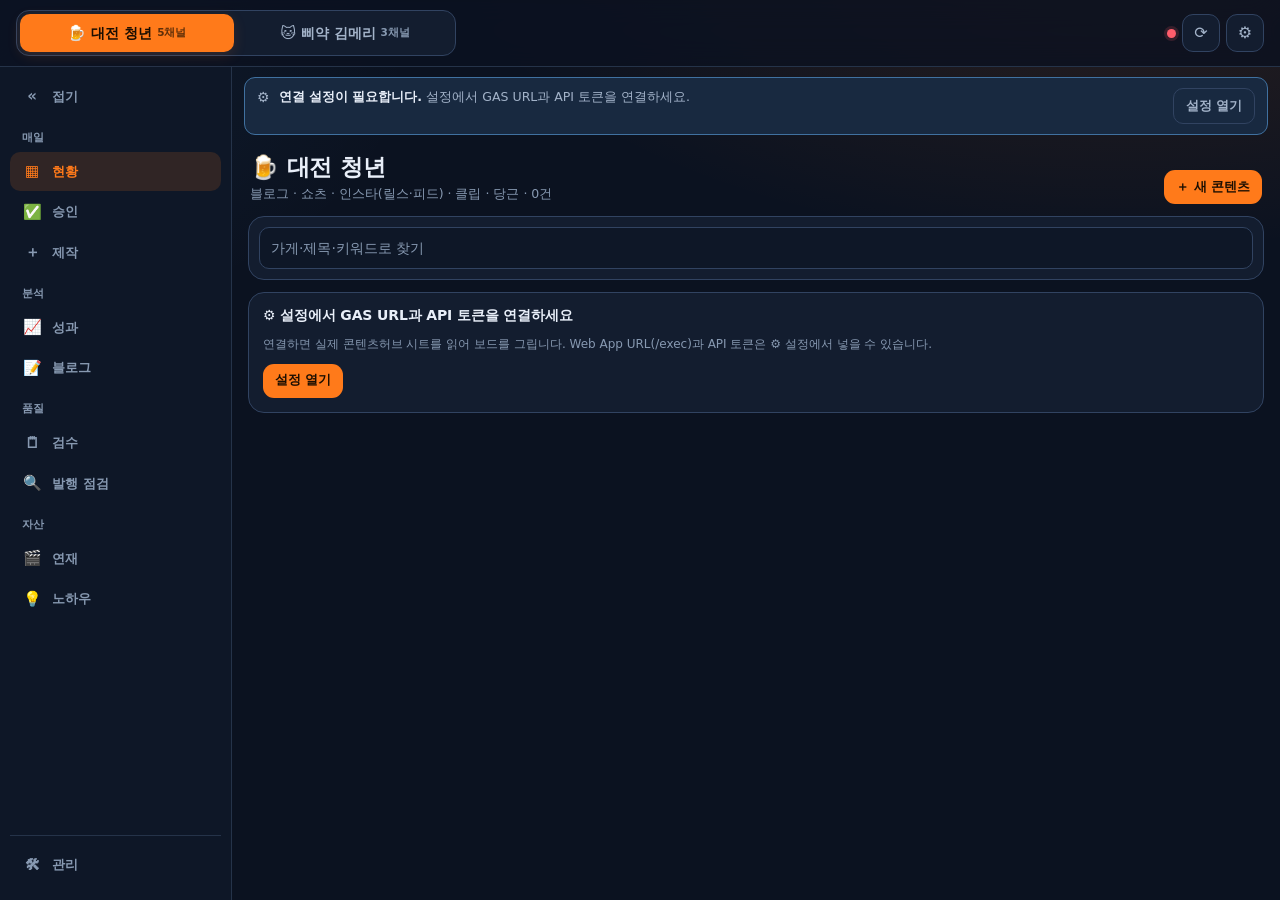
<file: index.html>
<!doctype html>
<html lang="ko" data-brand="daejeon_youth">
<head>
<meta charset="utf-8">
<meta name="viewport" content="width=device-width, initial-scale=1, viewport-fit=cover">
<meta http-equiv="Content-Security-Policy"
      content="default-src 'self'; script-src 'self'; style-src 'self' 'unsafe-inline'; img-src 'self' data: blob:; media-src 'self' blob: https://*.storage.jamendo.com; connect-src 'self' https://script.google.com https://script.googleusercontent.com; font-src 'self'; base-uri 'none'; form-action 'none'; frame-ancestors 'none'">
<meta name="referrer" content="no-referrer">
<meta name="theme-color" content="#0b1220">
<meta name="mobile-web-app-capable" content="yes">
<meta name="apple-mobile-web-app-capable" content="yes">
<meta name="apple-mobile-web-app-title" content="콘텐츠허브">
<meta name="apple-mobile-web-app-status-bar-style" content="black-translucent">
<title>Content Hub OS — 대전청년 · 삐약 김메리</title>
<link rel="manifest" href="manifest.webmanifest">
<link rel="icon" href="icons/icon-192.png" sizes="192x192" type="image/png">
<link rel="apple-touch-icon" href="icons/icon-192.png">
<link rel="stylesheet" href="css/style.css?v=m2-37">
<link rel="stylesheet" href="css/studio.css?v=20261128a">
</head>
<body>

<a class="skip" href="#main">본문으로 건너뛰기</a>

<header class="appbar">
  <div class="brands" role="tablist" aria-label="브랜드 전환">
    <button type="button" class="brand-chip" data-brand-btn="daejeon_youth" role="tab" aria-selected="true">
      <span class="bc-emoji" aria-hidden="true">🍺</span>
      <span class="bc-name">대전 청년</span>
      <span class="bc-chan">5채널</span>
    </button>
    <button type="button" class="brand-chip" data-brand-btn="ppiyak_kimmary" role="tab" aria-selected="false">
      <span class="bc-emoji" aria-hidden="true">🐱</span>
      <span class="bc-name">삐약 김메리</span>
      <span class="bc-chan">3채널</span>
    </button>
  </div>

  <div class="appbar-tools">
    <button type="button" id="btn-approve-badge" class="pill pill-approve" hidden aria-label="승인 대기 목록 열기">
      <span aria-hidden="true">✅</span><span class="pill-label">승인 대기</span> <b id="approve-count">0</b>
    </button>
    <span id="conn-dot" class="conn-dot" title="연결 상태"></span>
    <button type="button" id="btn-refresh" class="icon-btn" title="새로고침" aria-label="새로고침">⟳</button>
    <button type="button" id="btn-settings" class="icon-btn" title="설정" aria-label="설정">⚙︎</button>
  </div>
</header>

<nav class="tabbar" id="tabbar" aria-label="화면 이동">
  <button type="button" class="tab" data-route="board" aria-label="진행 현황" title="전체 진행 단계를 한눈에"><span aria-hidden="true">▦</span><em>현황</em></button>
  <button type="button" class="tab" data-route="approve" aria-label="빠른 승인" title="카드 한 장씩 읽고 바로 승인"><span aria-hidden="true">✅</span><em>승인</em></button>
  <button type="button" class="tab" data-route="create" aria-label="제작 스튜디오" title="재료를 넣으면 블로그·영상·피드 완성본이 나옵니다"><span aria-hidden="true">＋</span><em>제작</em></button>
  <button type="button" class="tab" data-route="perf" aria-label="성과분석" title="이번 주 유효조회·당월 리워드·당근 달성률"><span aria-hidden="true">📈</span><em>성과</em></button>
  <button type="button" class="tab" id="btn-more" aria-label="더보기 메뉴"><span aria-hidden="true">⋯</span><em>더보기</em></button>
</nav>

<nav class="sidebar" id="sidebar" aria-label="전체 메뉴">
  <button type="button" class="side-toggle" id="btn-rail" aria-label="사이드바 접기" title="사이드바 접기"><span aria-hidden="true">«</span><em>접기</em></button>
  <p class="side-title">매일</p>
  <button type="button" class="side-item" data-route="board" aria-label="진행 현황" title="전체 진행 단계를 한눈에"><span aria-hidden="true">▦</span><em>현황</em></button>
  <button type="button" class="side-item" data-route="approve" aria-label="빠른 승인" title="카드 한 장씩 읽고 바로 승인"><span aria-hidden="true">✅</span><em>승인</em></button>
  <button type="button" class="side-item" data-route="create" aria-label="제작 스튜디오" title="재료를 넣으면 블로그·영상·피드 완성본이 나옵니다"><span aria-hidden="true">＋</span><em>제작</em></button>
  <p class="side-title">분석</p>
  <button type="button" class="side-item" data-route="perf" aria-label="성과분석" title="이번 주 유효조회·당월 리워드·당근 달성률"><span aria-hidden="true">📈</span><em>성과</em></button>
  <button type="button" class="side-item" data-route="blog" aria-label="내 블로그" title="네이버 블로그 방문자·글 반응·검색 순위"><span aria-hidden="true">📝</span><em>블로그</em></button>
  <p class="side-title">품질</p>
  <button type="button" class="side-item" data-route="review" aria-label="원고 검수" title="올리기 전에 빠진 것 확인"><span aria-hidden="true">🗒</span><em>검수</em></button>
  <button type="button" class="side-item" data-route="lint" aria-label="발행 점검" title="상위노출 9항목으로 초안을 점검"><span aria-hidden="true">🔍</span><em>발행 점검</em></button>
  <p class="side-title">자산</p>
  <button type="button" class="side-item" data-route="series" aria-label="연재 모음" title="같은 주제로 이어지는 편 관리"><span aria-hidden="true">🎬</span><em>연재</em></button>
  <button type="button" class="side-item" data-route="knowhow" aria-label="노하우" title="잘 된 글의 비결 모아두기"><span aria-hidden="true">💡</span><em>노하우</em></button>
  <div class="side-group side-bottom">
    <button type="button" class="side-item" data-route="ops" aria-label="관리" title="연결·백업·시트 점검"><span aria-hidden="true">🛠</span><em>관리</em></button>
  </div>
</nav>

<dialog id="more-sheet" class="sheet">
  <div class="sheet-card">
    <header class="sheet-head">
      <h2>더보기</h2>
      <button type="button" class="icon-btn" data-close="more-sheet" aria-label="닫기">✕</button>
    </header>
    <div class="sheet-body more-grid">
      <button type="button" class="more-item" data-route="blog" aria-label="내 블로그" title="네이버 블로그 방문자·글 반응·검색 순위"><span aria-hidden="true">📝</span><em>블로그</em></button>
      <button type="button" class="more-item" data-route="review" aria-label="원고 검수" title="올리기 전에 빠진 것 확인"><span aria-hidden="true">🗒</span><em>검수</em></button>
      <button type="button" class="more-item" data-route="lint" aria-label="발행 점검" title="상위노출 9항목으로 초안을 점검"><span aria-hidden="true">🔍</span><em>발행 점검</em></button>
      <button type="button" class="more-item" data-route="series" aria-label="연재 모음" title="같은 주제로 이어지는 편 관리"><span aria-hidden="true">🎬</span><em>연재</em></button>
      <button type="button" class="more-item" data-route="knowhow" aria-label="노하우" title="잘 된 글의 비결 모아두기"><span aria-hidden="true">💡</span><em>노하우</em></button>
      <button type="button" class="more-item" data-route="ops" aria-label="관리" title="연결·백업·시트 점검"><span aria-hidden="true">🛠</span><em>관리</em></button>
    </div>
  </div>
</dialog>

<div id="banners" class="banners" aria-live="polite"></div>

<main id="main" tabindex="-1">
  <div class="loading-skeleton" id="boot">
    <div class="sk-line w40"></div>
    <div class="sk-card"></div>
    <div class="sk-card"></div>
  </div>
</main>

<div id="toasts" class="toasts" aria-live="polite" aria-atomic="false"></div>

<!-- ───────────── 설정 ───────────── -->
<dialog id="settings-dialog" class="sheet">
  <div class="sheet-card">
    <header class="sheet-head">
      <h2>설정</h2>
      <button type="button" class="icon-btn" data-close="settings-dialog" aria-label="닫기">✕</button>
    </header>

    <div class="sheet-body">
      <section class="panel">
        <h3>구글 시트 서버 연결</h3>
        <p class="hint">한 번만 넣으면 됩니다. 값은 이 기기 브라우저에만 저장됩니다.</p>
        <label class="field">
          <span class="field-label">서버 주소 <code>/exec</code></span>
          <input id="in-gas-url" type="url" inputmode="url" autocomplete="off" spellcheck="false"
                 placeholder="https://script.google.com/macros/s/AKfy…/exec">
        </label>
        <label class="field">
          <span class="field-label">연결 열쇠 (API 토큰)</span>
          <span class="input-row">
            <input id="in-token" type="password" autocomplete="off" spellcheck="false"
                   placeholder="시트 메뉴 → 2. API 토큰 확인">
            <button type="button" id="btn-toggle-token" class="ghost-btn">보기</button>
          </span>
        </label>
        <p class="hint">
          두 값은 <b>이 브라우저에만</b> 저장되고, 저장소(깃허브)에는 올라가지 않습니다.
        </p>
        <div class="row">
          <button type="button" id="btn-test" class="btn" title="주소와 열쇠가 맞는지 확인합니다">연결 확인</button>
          <button type="button" id="btn-save-cfg" class="btn primary">저장</button>
        </div>
        <div id="conn-result" class="result" hidden></div>
      </section>

      <section class="panel">
        <h3>안전</h3>
        <p class="hint">
          계정 비밀번호·쿠키·인증번호는 이 앱이 저장하지 않습니다. 로그인 확인·인증이 필요하면 카드가 <b>직접 확인</b> 칸으로 갑니다.
        </p>
        <button type="button" id="btn-clear-token" class="ghost-btn danger">연결 열쇠 지우기</button>
      </section>

      <p class="version">Content Hub OS · M1 · <span id="build-label">v2-m67</span></p>
    </div>
  </div>
</dialog>

<!-- ───────────── 상세 ───────────── -->
<dialog id="detail-dialog" class="sheet sheet-wide">
  <div class="sheet-card">
    <header class="sheet-head">
      <h2 id="detail-title">카드 상세</h2>
      <button type="button" class="icon-btn" data-close="detail-dialog" aria-label="닫기">✕</button>
    </header>
    <div class="sheet-tabs" id="detail-tabs" role="tablist" aria-label="카드 상세 보기"></div>
    <div class="sheet-body" id="detail-body"></div>
  </div>
</dialog>

<noscript>
  <p style="padding:24px;color:#fff">이 앱은 자바스크립트가 필요합니다.</p>
</noscript>

<script type="module" src="js/app.js?v=20261128b"></script>
</body>
</html>
</file>
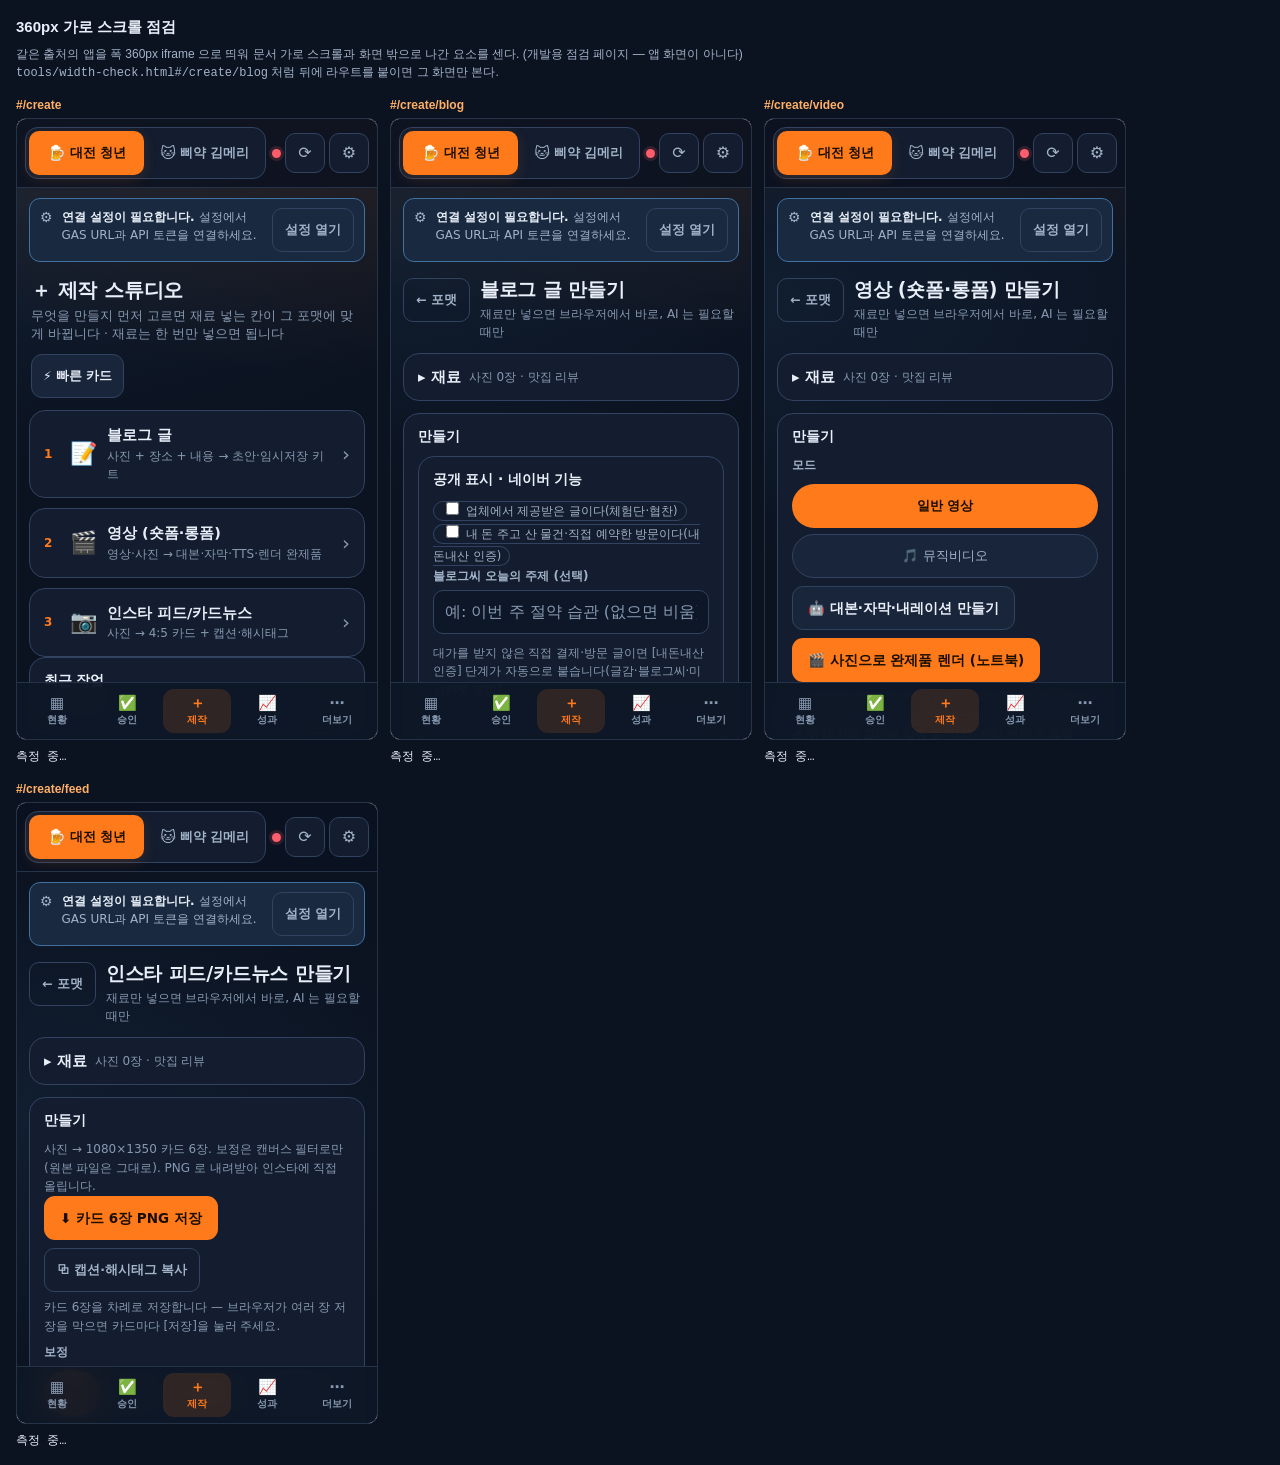
<file: tools/width-check.html>
<!doctype html>
<html lang="ko">
<head>
<meta charset="utf-8">
<meta name="viewport" content="width=device-width, initial-scale=1">
<title>360px 가로 스크롤 점검 — Content Hub OS</title>
<style>
  body { margin: 0; padding: 16px; background: #0b1220; color: #e9eff9; font: 13px/1.5 -apple-system, "Malgun Gothic", sans-serif; }
  h1 { font-size: 15px; margin: 0 0 6px; }
  p.h { color: #a3b3c9; margin: 0 0 14px; font-size: 12px; }
  .row { display: flex; flex-wrap: wrap; gap: 14px; }
  .case { width: 360px; }
  .case h2 { font-size: 12px; margin: 0 0 4px; color: #ffb066; }
  .case .res { font: 12px/1.4 ui-monospace, monospace; white-space: pre-wrap; margin: 4px 0 0; }
  .ok { color: #35d07f; }
  .bad { color: #ff5d6c; }
  iframe { width: 360px; height: 620px; border: 1px solid #253349; border-radius: 10px; background: #fff; }
</style>
</head>
<body>
<h1>360px 가로 스크롤 점검</h1>
<p class="h">같은 출처의 앱을 폭 360px iframe 으로 띄워 문서 가로 스크롤과 화면 밖으로 나간 요소를 센다. (개발용 점검 페이지 — 앱 화면이 아니다)<br>
<code>tools/width-check.html#/create/blog</code> 처럼 뒤에 라우트를 붙이면 그 화면만 본다.</p>
<div class="row" id="rows"></div>
<script>
(function () {
  var W = 360;
  var routes = (location.hash.replace(/^#\/?/, '') || 'create,create/blog,create/video,create/feed').split(',');
  var out = [];
  window.__results = out;
  var host = document.getElementById('rows');

  routes.forEach(function (route) {
    var box = document.createElement('div');
    box.className = 'case';
    var h = document.createElement('h2');
    h.textContent = '#/' + route;
    var res = document.createElement('pre');
    res.className = 'res';
    res.textContent = '측정 중…';
    var f = document.createElement('iframe');
    f.width = String(W);
    // 캐시를 피해서 싣는다 — GitHub Pages 의 HTML 은 몇 분 캐시되므로 ?wc= 를 붙이지 않으면 옛 번들이 그대로 뜬다(점검용)
    f.src = '../?wc=' + Date.now() + '#/' + route;
    box.appendChild(h);
    box.appendChild(f);
    box.appendChild(res);
    host.appendChild(box);

    f.addEventListener('load', function () {
      setTimeout(function () { measure(route, f, res); }, 2600);
    });
  });

  function measure(route, f, res) {
    var row = { route: route, ok: false, scroll: null, wide: [], error: '' };
    try {
      var d = f.contentDocument;
      if (!d || !d.documentElement) { row.error = 'iframe 문서를 읽지 못함(출처 확인)'; }
      else {
        var de = d.documentElement;
        row.scroll = de.scrollWidth - de.clientWidth;
        var list = [];
        [].slice.call(d.querySelectorAll('#main *, .tabbar *, .appbar *')).forEach(function (el) {
          if (!el.getClientRects().length) return;
          var r = el.getBoundingClientRect();
          if (r.width > 0 && r.right > de.clientWidth + 1) {
            list.push({ tag: el.tagName.toLowerCase(), cls: String(el.className || '').slice(0, 40), right: Math.round(r.right), w: Math.round(r.width) });
          }
        });
        row.wide = list.slice(0, 8);
        row.ok = row.scroll <= 0 && !list.length;
      }
    } catch (e) { row.error = String(e && e.message || e); }
    out.push(row);
    res.textContent = (row.ok ? '✓ ' : '✗ ') + '가로 스크롤 ' + (row.scroll === null ? '?' : row.scroll + 'px') +
      (row.wide.length ? '\n넘침 ' + row.wide.length + '개: ' + row.wide.map(function (x) { return x.tag + '.' + x.cls + '(' + x.right + ')'; }).join(', ') : '') +
      (row.error ? '\n' + row.error : '');
    res.className = 'res ' + (row.ok ? 'ok' : 'bad');
  }
})();
</script>
</body>
</html>
</file>
<file: css/style.css>
/* ==========================================================================
   Content Hub OS — M1 스타일
   브랜드 테마: 대전 청년(네이비·오렌지) / 삐약 김메리(코랄·크림)
   폰 우선. 360px 이상 보장, 900px 이상에서 가로 확장.
   ========================================================================== */

:root {
  --bg: #0b1220;
  --bg-soft: #0e1727;
  --surface: #131d2f;
  --surface-2: #19253a;
  --line: #253349;
  --line-soft: #1d2a3e;
  --tx: #e9eff9;
  --tx-2: #a3b3c9;
  --tx-3: #6f829c;
  --accent: #ff7a1a;
  --accent-2: #ffb066;
  --accent-ink: #1a0e02;
  --accent-soft: rgba(255, 122, 26, 0.14);
  --ok: #35d07f;
  --warn: #ffc247;
  --danger: #ff5d6c;
  --info: #57b6ff;
  --violet: #a58bff;
  /* 채널 정체성 — 두 트랙 공통. 아이콘 선·1px 테두리·12~16% 틴트에만 쓰고 글자색으로는 쓰지 않는다(작은 글씨 대비 확보) */
  --ch-blog: #5ca36e;
  --ch-shorts: #d96b6b;
  --ch-reels: #b0729e;
  --ch-feed: #7686c9;
  --ch-clip: #4ea885;
  --ch-daangn: #ff7a45;
  --radius: 16px;
  --radius-sm: 11px;
  --shadow: 0 10px 30px rgba(0, 0, 0, 0.35);
  --shadow-soft: 0 2px 10px rgba(0, 0, 0, 0.22);
  --font: -apple-system, BlinkMacSystemFont, "Apple SD Gothic Neo", "Malgun Gothic",
          "Noto Sans KR", system-ui, "Segoe UI", Roboto, sans-serif;
  --mono: ui-monospace, SFMono-Regular, Menlo, Consolas, monospace;
  --tap: 44px;
}

/* 삐약 김메리 — 웜 차콜 + 소프트 테라코타. 고채도 핑크(#ff8fa3)와 적갈색 배경(#170f12)을 걷어낸 팔레트.
   대비(직접 계산): tx/bg 16.34 · tx/surface 14.47 · tx-2/surface 8.47 · tx-3/surface 4.96 ·
   accent-ink/accent 7.06 · accent/surface 6.26 · surface/bg 1.13 · line/surface 1.43 — 전부 AA 이상. */
html[data-brand="ppiyak_kimmary"] {
  --bg: #141210;
  --bg-soft: #1a1714;
  --surface: #221e1a;
  --surface-2: #2a2521;
  --line: #3f382f;
  --line-soft: #312b26;
  --tx: #f4efe8;
  --tx-2: #c2b8ac;
  --tx-3: #968b7e;
  --accent: #e08a56;
  --accent-2: #f0b58d;
  --accent-ink: #141210;
  --accent-soft: rgba(224, 138, 86, 0.06);
}

* { box-sizing: border-box; }

/* hidden 속성이 display 규칙에 지지 않게 (배지·결과 박스가 0건에도 남는 문제) */
[hidden] { display: none !important; }

html, body { margin: 0; padding: 0; }

body {
  background:
    radial-gradient(1100px 520px at 88% -8%, var(--accent-soft), transparent 62%),
    radial-gradient(900px 460px at -10% 8%, rgba(87, 182, 255, 0.08), transparent 60%),
    var(--bg);
  color: var(--tx);
  font-family: var(--font);
  font-size: 15px;
  line-height: 1.5;
  -webkit-font-smoothing: antialiased;
  min-height: 100dvh;
  padding-bottom: calc(78px + env(safe-area-inset-bottom));
  transition: background-color .25s ease;
}

/* 라디얼 글로우는 하나만, 아주 옅게(6%). 두 번째 틴트는 카드 경계를 뭉개서 뺐다. */
html[data-brand="ppiyak_kimmary"] body {
  background:
    radial-gradient(1100px 520px at 88% -8%, var(--accent-soft), transparent 62%),
    var(--bg);
}

h1, h2, h3, h4 { margin: 0; line-height: 1.28; font-weight: 700; letter-spacing: -0.01em; }
p { margin: 0; }
button { font: inherit; color: inherit; cursor: pointer; }
code { font-family: var(--mono); font-size: .88em; background: rgba(255, 255, 255, .07); padding: 1px 5px; border-radius: 5px; }
a { color: var(--accent-2); }

:focus-visible { outline: 2px solid var(--accent); outline-offset: 2px; border-radius: 6px; }

.skip {
  position: absolute; left: -9999px; top: 0; background: var(--accent); color: var(--accent-ink);
  padding: 10px 14px; border-radius: 0 0 10px 0; z-index: 100; font-weight: 700;
}
.skip:focus { left: 0; }

/* ───────────── 상단 바 ───────────── */
.appbar {
  position: sticky; top: 0; z-index: 40;
  display: flex; align-items: center; gap: 10px;
  padding: calc(8px + env(safe-area-inset-top)) 12px 8px;
  background: color-mix(in srgb, var(--bg) 82%, transparent);
  backdrop-filter: blur(14px) saturate(1.2);
  -webkit-backdrop-filter: blur(14px) saturate(1.2);
  border-bottom: 1px solid var(--line-soft);
}

.brands {
  display: flex; gap: 4px; padding: 3px; flex: 1 1 auto; min-width: 0;
  background: var(--surface); border: 1px solid var(--line); border-radius: 13px;
}

.brand-chip {
  flex: 1 1 0; min-width: 0;
  display: flex; align-items: center; justify-content: center; gap: 5px;
  min-height: 38px; padding: 4px 8px;
  background: transparent; border: 0; border-radius: 10px;
  color: var(--tx-2); font-size: 13px; font-weight: 600;
  transition: background .18s ease, color .18s ease, transform .12s ease;
  white-space: nowrap; overflow: hidden;
}
.brand-chip .bc-emoji { font-size: 15px; line-height: 1; }
.brand-chip .bc-name { overflow: hidden; text-overflow: ellipsis; }
.brand-chip .bc-chan { font-size: 10.5px; color: var(--tx-3); font-weight: 600; }
.brand-chip[aria-selected="true"] {
  background: var(--accent); color: var(--accent-ink);
  box-shadow: 0 4px 14px var(--accent-soft);
}
.brand-chip[aria-selected="true"] .bc-chan { color: color-mix(in srgb, var(--accent-ink) 70%, transparent); }
.brand-chip:active { transform: scale(.98); }

.appbar-tools { display: flex; align-items: center; gap: 6px; flex: 0 0 auto; }

.icon-btn {
  width: 38px; height: 38px; display: grid; place-items: center;
  background: var(--surface); border: 1px solid var(--line); border-radius: 11px;
  color: var(--tx-2); font-size: 16px; line-height: 1;
  transition: color .15s, border-color .15s, transform .12s;
}
.icon-btn:hover { color: var(--tx); border-color: var(--accent); }
.icon-btn:active { transform: scale(.94); }

.pill {
  display: inline-flex; align-items: center; gap: 6px;
  height: 34px; padding: 0 11px; border-radius: 999px;
  background: var(--accent-soft); border: 1px solid color-mix(in srgb, var(--accent) 45%, transparent);
  color: var(--accent-2); font-size: 12px; font-weight: 700;
}
.pill b { font-variant-numeric: tabular-nums; }

.conn-dot {
  width: 9px; height: 9px; border-radius: 50%; flex: 0 0 auto;
  background: var(--tx-3); box-shadow: 0 0 0 3px rgba(255, 255, 255, .04);
}
.conn-dot.live { background: var(--ok); box-shadow: 0 0 0 3px rgba(53, 208, 127, .18); }
.conn-dot.off { background: var(--danger); box-shadow: 0 0 0 3px rgba(255, 93, 108, .16); }

/* ───────────── 탭 ───────────── */
.tabbar {
  position: fixed; left: 0; right: 0; bottom: 0; z-index: 45;
  display: grid; grid-template-columns: repeat(5, 1fr);
  gap: 2px; padding: 6px 6px calc(6px + env(safe-area-inset-bottom));
  background: color-mix(in srgb, var(--bg-soft) 92%, transparent);
  backdrop-filter: blur(16px); -webkit-backdrop-filter: blur(16px);
  border-top: 1px solid var(--line-soft);
}
.tab {
  display: flex; flex-direction: column; align-items: center; gap: 2px;
  padding: 6px 2px; min-height: var(--tap);
  background: transparent; border: 0; border-radius: 11px;
  color: var(--tx-3); font-size: 10.5px; font-weight: 600;
  transition: color .15s, background .15s;
}
.tab span { font-size: 17px; line-height: 1.1; }
.tab em { font-style: normal; }
.tab[aria-current="page"] { color: var(--accent); background: var(--accent-soft); }
/* 더보기 시트에서 들어온 화면 — 하단 [더보기]를 켜 둔다 */
.tab.is-active { color: var(--accent); }

/* 사이드바(PC) · 더보기 시트(폰) */
.sidebar { display: none; }
.more-grid { display: grid; grid-template-columns: repeat(3, 1fr); gap: 10px; }
.more-item {
  display: flex; flex-direction: column; align-items: center; justify-content: center; gap: 4px;
  min-height: 72px; padding: 10px 4px;
  background: var(--surface); border: 1px solid var(--line); border-radius: var(--radius-sm);
  color: var(--tx-2); font-size: 12.5px; font-weight: 600;
}
.more-item span { font-size: 20px; line-height: 1.1; }
.more-item em { font-style: normal; }
.more-item[aria-current="page"] { color: var(--accent); background: var(--accent-soft); }

/* ───────────── 배너 ───────────── */
.banners { display: grid; gap: 8px; padding: 0 12px; }
.banners:not(:empty) { padding-top: 10px; }
.banner {
  display: flex; align-items: flex-start; gap: 9px;
  padding: 10px 12px; border-radius: var(--radius-sm);
  background: var(--surface); border: 1px solid var(--line);
  font-size: 12.5px; color: var(--tx-2);
}
.banner strong { color: var(--tx); }
.banner .b-ico { font-size: 14px; line-height: 1.35; }
.banner.warn { border-color: color-mix(in srgb, var(--warn) 40%, var(--line)); background: color-mix(in srgb, var(--warn) 8%, var(--surface)); }
.banner.danger { border-color: color-mix(in srgb, var(--danger) 45%, var(--line)); background: color-mix(in srgb, var(--danger) 9%, var(--surface)); }
.banner.info { border-color: color-mix(in srgb, var(--info) 40%, var(--line)); background: color-mix(in srgb, var(--info) 8%, var(--surface)); }
.banner button { margin-left: auto; flex: 0 0 auto; white-space: nowrap; }
.banner > div { min-width: 0; }

/* ───────────── 레이아웃 ───────────── */
main {
  display: block; padding: 12px; max-width: 1240px; margin: 0 auto; outline: none;
}

.page-head {
  display: flex; align-items: flex-end; justify-content: space-between; gap: 10px;
  margin: 4px 2px 12px; flex-wrap: wrap;
}
.page-head h1 { font-size: 20px; }
.page-head .sub { font-size: 12.5px; color: var(--tx-3); margin-top: 3px; }
.page-head .head-actions { display: flex; gap: 6px; align-items: center; }

.panel {
  background: var(--surface); border: 1px solid var(--line);
  border-radius: var(--radius); padding: 14px; margin-bottom: 12px;
}
.panel h3 { font-size: 14px; margin-bottom: 10px; display: flex; align-items: center; gap: 7px; }
.panel h3 .tag { font-size: 10.5px; font-weight: 700; color: var(--tx-3); border: 1px solid var(--line); border-radius: 999px; padding: 1px 7px; }
.panel .hint { font-size: 12px; color: var(--tx-3); line-height: 1.55; }
.panel .hint + .hint { margin-top: 6px; }

.grid-2 { display: grid; gap: 12px; }
@media (min-width: 760px) { .grid-2 { grid-template-columns: 1fr 1fr; } }

/* ───────────── 버튼 ───────────── */
.btn {
  min-height: 40px; padding: 0 15px;
  display: inline-flex; align-items: center; justify-content: center; gap: 6px;
  background: var(--surface-2); color: var(--tx);
  border: 1px solid var(--line); border-radius: 11px;
  font-size: 13.5px; font-weight: 650;
  transition: transform .12s, border-color .15s, background .15s;
}
.btn:hover { border-color: var(--accent); }
.btn:active { transform: scale(.98); }
.btn.primary { background: var(--accent); color: var(--accent-ink); border-color: transparent; }
.btn.primary:hover { filter: brightness(1.06); }
.btn[disabled] { opacity: .5; pointer-events: none; }
.btn.block { width: 100%; }
.btn.sm { min-height: 34px; padding: 0 11px; font-size: 12.5px; }

.ghost-btn {
  min-height: 36px; padding: 0 12px;
  background: transparent; border: 1px solid var(--line); border-radius: 10px;
  color: var(--tx-2); font-size: 12.5px; font-weight: 600;
}
.ghost-btn:hover { color: var(--tx); border-color: var(--accent); }
.ghost-btn.danger { color: var(--danger); border-color: color-mix(in srgb, var(--danger) 40%, var(--line)); }

.row { display: flex; gap: 8px; flex-wrap: wrap; align-items: center; }
.row.end { justify-content: flex-end; }
.spacer { flex: 1 1 auto; }

/* ───────────── 상태 배지 ───────────── */
.badge {
  display: inline-flex; align-items: center; gap: 4px;
  padding: 2px 8px; border-radius: 999px;
  font-size: 10.5px; font-weight: 800; letter-spacing: .02em;
  border: 1px solid transparent; white-space: nowrap;
}
.badge.DRAFT { background: rgba(111, 130, 156, .16); color: #b8c6d9; border-color: rgba(111, 130, 156, .3); }
.badge.GENERATING { background: rgba(87, 182, 255, .14); color: var(--info); border-color: rgba(87, 182, 255, .35); }
.badge.REVIEW { background: rgba(255, 194, 71, .14); color: var(--warn); border-color: rgba(255, 194, 71, .35); }
.badge.READY { background: rgba(53, 208, 127, .14); color: var(--ok); border-color: rgba(53, 208, 127, .35); }
.badge.PUBLISHING { background: rgba(165, 139, 255, .16); color: var(--violet); border-color: rgba(165, 139, 255, .38); }
.badge.PUBLISHED { background: rgba(87, 182, 255, .16); color: var(--info); border-color: rgba(87, 182, 255, .38); }
.badge.LINKED { background: rgba(53, 208, 127, .18); color: #7be3ae; border-color: rgba(53, 208, 127, .45); }
.badge.NEEDS_HUMAN { background: rgba(255, 93, 108, .16); color: var(--danger); border-color: rgba(255, 93, 108, .4); }
.badge.PARTIAL_FAIL { background: rgba(255, 93, 108, .1); color: #ff9aa5; border-color: rgba(255, 93, 108, .3); }

.chan-dot { width: 7px; height: 7px; border-radius: 50%; background: var(--line); display: inline-block; }
.chan-dot.on { background: var(--ok); }
.chan-dot.skip { background: var(--tx-3); opacity: .45; }

/* ───────────── 보드 ───────────── */
.board {
  display: grid; grid-auto-flow: column; grid-auto-columns: minmax(268px, 1fr);
  gap: 10px; overflow-x: auto; padding-bottom: 8px;
  scroll-snap-type: x proximity;
}
.board > * { scroll-snap-align: start; }
@media (min-width: 1100px) {
  .board { grid-auto-flow: row; grid-template-columns: repeat(3, minmax(0, 1fr)); overflow: visible; }
}
@media (min-width: 900px) and (max-width: 1099px) {
  .board { grid-auto-flow: row; grid-template-columns: repeat(2, minmax(0, 1fr)); }
}

.col {
  background: color-mix(in srgb, var(--surface) 70%, transparent);
  border: 1px solid var(--line-soft); border-radius: var(--radius);
  padding: 10px; min-height: 150px; display: flex; flex-direction: column; gap: 8px;
}
.col-head { display: flex; align-items: center; gap: 7px; padding: 2px 2px 4px; }
.col-head h2 { font-size: 12.5px; font-weight: 700; color: var(--tx-2); }
.col-head .n {
  margin-left: auto; font-size: 11px; font-weight: 700; color: var(--tx-3);
  background: var(--surface-2); border-radius: 999px; padding: 1px 7px; font-variant-numeric: tabular-nums;
}
.col.alert { border-color: color-mix(in srgb, var(--danger) 35%, var(--line-soft)); }

/* 0건 칸은 폰·PC 모두 한 줄 바로 접는다.
   빈 칸 다섯 개가 화면을 다 먹으면 정작 카드가 첫 화면에 안 보인다(칼럼 순서는 파이프라인이라 그대로 둔다). */
.col.is-empty { min-height: 0; padding: 8px 11px; justify-content: center; align-self: start; }
.col.is-empty .col-head { padding: 0; }
.col.is-empty .empty,
.col.is-empty .hint { display: none; }
@media (min-width: 700px) { .col.is-empty { padding: 10px 12px; } }

.ccard {
  display: block; width: 100%; text-align: left;
  background: var(--surface); border: 1px solid var(--line);
  border-radius: 13px; padding: 11px; color: inherit;
  transition: border-color .15s, transform .12s, box-shadow .15s;
  box-shadow: var(--shadow-soft);
}
.ccard:hover { border-color: color-mix(in srgb, var(--accent) 55%, var(--line)); transform: translateY(-1px); }
.ccard:active { transform: scale(.995); }
.ccard .cc-top { display: flex; align-items: center; gap: 6px; margin-bottom: 6px; }
.ccard .cc-id { font-family: var(--mono); font-size: 10px; color: var(--tx-3); }
.ccard .cc-title { font-size: 13.5px; font-weight: 650; line-height: 1.35; margin-bottom: 5px; overflow-wrap: anywhere; }
.ccard .cc-meta { font-size: 11.5px; color: var(--tx-3); display: flex; gap: 8px; flex-wrap: wrap; }
.ccard .cc-chans { display: flex; align-items: center; gap: 7px; margin-top: 8px; font-size: 10.5px; color: var(--tx-3); }
.ccard .cc-chans .ch { display: inline-flex; align-items: center; gap: 3px; }
.ccard .cc-chans .ch.off { opacity: .5; }
.ccard .score { margin-left: auto; font-weight: 800; color: var(--tx-2); font-variant-numeric: tabular-nums; }

.empty {
  text-align: center; color: var(--tx-3); font-size: 12.5px;
  padding: 26px 12px; border: 1px dashed var(--line); border-radius: 13px;
}

/* ───────────── 모바일 10초 승인 ───────────── */
.quick-approve { display: flex; flex-direction: column; gap: 10px; }
.qa-header { display: flex; align-items: center; gap: 8px; font-size: 12.5px; color: var(--tx-2); }
.qa-count { font-weight: 700; }
.qa-cards { min-height: 320px; display: flex; }
.qa-card {
  flex: 1 1 auto; background: var(--surface); border: 1px solid var(--line);
  border-radius: 20px; padding: 18px 16px; box-shadow: var(--shadow);
  display: flex; flex-direction: column; gap: 10px; animation: cardIn .26s ease both;
}
@keyframes cardIn { from { opacity: 0; transform: translateY(10px) scale(.99); } to { opacity: 1; transform: none; } }
.qa-top { display: flex; align-items: center; gap: 8px; flex-wrap: wrap; }
.qa-brand { font-size: 11.5px; font-weight: 700; color: var(--accent-2); background: var(--accent-soft); padding: 3px 9px; border-radius: 999px; }
.qa-title { font-size: 17px; flex: 1 1 auto; }
.qa-score { font-size: 12px; font-weight: 800; color: var(--ok); }
.qa-meta { font-size: 11.5px; color: var(--tx-3); font-family: var(--mono); }
.qa-summary { display: grid; gap: 7px; }
.qa-line { font-size: 13.5px; color: var(--tx); line-height: 1.55; }
.qa-line.dim { color: var(--tx-2); font-size: 12.5px; }
.qa-facts { display: grid; gap: 6px; margin-top: 2px; }
.qa-fact { display: flex; gap: 8px; font-size: 12.5px; color: var(--tx-2); }
.qa-fact b { color: var(--accent-2); font-weight: 700; flex: 0 0 auto; min-width: 54px; }
.qa-empty { color: var(--tx-3); font-size: 13px; margin: auto; text-align: center; }
.qa-actions { position: sticky; bottom: 84px; display: grid; grid-template-columns: 1fr 1fr 1.4fr; gap: 8px; }
@media (min-width: 900px) { .qa-actions { position: static; bottom: auto; } }
.qa-btn {
  min-height: 52px; border-radius: 14px; font-size: 14.5px; font-weight: 750;
  border: 1px solid var(--line); background: var(--surface-2); color: var(--tx);
  transition: transform .1s, filter .15s;
}
.qa-btn:active { transform: scale(.97); }
.qa-btn.qa-approve { background: var(--ok); color: #04240f; border-color: transparent; }
.qa-btn.qa-reject { color: var(--danger); border-color: color-mix(in srgb, var(--danger) 35%, var(--line)); }
.qa-actions.busy { opacity: .6; pointer-events: none; }
.qa-kbd { font-size: 11.5px; color: var(--tx-3); text-align: center; }

/* 인스타 카드뉴스 초안 카드 (2026-11-26) — 🖼️ N장 · 요약 · 드라이브 링크 · 3:4/4:5 미리보기 */
.qa-card-ig { gap: 11px; }
.qa-line.qa-warn { color: var(--warn, #b45309); }
.qa-ig-links { flex-wrap: wrap; gap: 8px; align-items: center; }
.qa-link { font-size: 12.5px; font-weight: 700; color: var(--accent-2); text-decoration: none; padding: 7px 10px; border: 1px solid var(--line); border-radius: 10px; }
.qa-link:hover { text-decoration: underline; }
.qa-ig-preview { display: grid; gap: 8px; }
.qa-ig-head { justify-content: space-between; align-items: center; gap: 8px; }
.qa-ig-cards { display: grid; grid-template-columns: repeat(auto-fill, minmax(120px, 1fr)); gap: 10px; }
.qa-ig-card { display: grid; gap: 4px; }
.qa-ig-card canvas { width: 100%; height: auto; border-radius: 10px; border: 1px solid var(--line); background: var(--surface-2); }
.qa-ig-card-fallback { font-size: 11.5px; color: var(--tx-3); padding: 24px 8px; text-align: center; border: 1px dashed var(--line); border-radius: 10px; }
.qa-ig-cap { font-size: 10.5px; color: var(--tx-3); line-height: 1.35; }
.qa-ig-hint { line-height: 1.45; }
.qa-ig-save { justify-self: start; }

/* ───────────── 폼 ───────────── */
.field { display: block; margin-bottom: 10px; }
.field-label { display: block; font-size: 12px; font-weight: 700; color: var(--tx-2); margin-bottom: 5px; }
input[type="text"], input[type="url"], input[type="password"], input[type="search"],
input[type="date"], input[type="number"], select, textarea {
  width: 100%; min-height: 42px; padding: 9px 11px;
  background: var(--bg-soft); color: var(--tx);
  border: 1px solid var(--line); border-radius: 10px;
  font: inherit; font-size: 14px;
}
textarea { min-height: 82px; resize: vertical; line-height: 1.5; }
input:focus, select:focus, textarea:focus { border-color: var(--accent); outline: none; box-shadow: 0 0 0 3px var(--accent-soft); }
input::placeholder, textarea::placeholder { color: var(--tx-3); }
.input-row { display: flex; gap: 6px; }
.input-row input { flex: 1 1 auto; min-width: 0; }
.input-row .ghost-btn { flex: 0 0 auto; white-space: nowrap; }

.switch { display: flex; align-items: center; gap: 9px; font-size: 13px; font-weight: 600; color: var(--tx); cursor: pointer; }
.switch input { width: 18px; height: 18px; accent-color: var(--accent); }

.form-grid { display: grid; gap: 10px; }
@media (min-width: 700px) { .form-grid.two { grid-template-columns: 1fr 1fr; } }

.result {
  margin-top: 10px; padding: 10px 12px; border-radius: 10px;
  font-size: 12.5px; line-height: 1.55;
  background: var(--bg-soft); border: 1px solid var(--line);
  white-space: pre-wrap; overflow-wrap: anywhere;
}
.result.ok { border-color: color-mix(in srgb, var(--ok) 40%, var(--line)); }
.result.err { border-color: color-mix(in srgb, var(--danger) 45%, var(--line)); color: #ffc0c6; }

/* ───────────── 목록 ───────────── */
.list { display: grid; gap: 8px; }
.lrow {
  display: flex; align-items: center; gap: 10px; width: 100%; text-align: left;
  padding: 11px 12px; border-radius: 12px;
  background: var(--bg-soft); border: 1px solid var(--line-soft); color: inherit;
}
.lrow:hover { border-color: var(--line); }
.lrow .l-main { flex: 1 1 auto; min-width: 0; }
.lrow .l-title { font-size: 13.5px; font-weight: 650; overflow: hidden; text-overflow: ellipsis; white-space: nowrap; }
.lrow .l-sub { font-size: 11.5px; color: var(--tx-3); margin-top: 2px; overflow: hidden; text-overflow: ellipsis; white-space: nowrap; }
.lrow .l-side { flex: 0 0 auto; display: flex; align-items: center; gap: 8px; }

/* ───────────── 검수 체크리스트 ───────────── */
.check-item {
  display: flex; gap: 10px; align-items: flex-start;
  padding: 9px 0; border-bottom: 1px solid var(--line-soft);
}
.check-item:last-child { border-bottom: 0; }
.check-item input { width: 18px; height: 18px; margin-top: 2px; accent-color: var(--accent); flex: 0 0 auto; }
.check-item .ci-label { font-size: 13px; color: var(--tx); }
.check-item .ci-weight { margin-left: auto; font-size: 11px; color: var(--tx-3); font-weight: 700; font-variant-numeric: tabular-nums; }
.scorebar { height: 8px; border-radius: 999px; background: var(--line); overflow: hidden; }
.scorebar > i { display: block; height: 100%; background: linear-gradient(90deg, var(--accent), var(--ok)); width: 0; transition: width .3s ease; }

/* ───────────── 운영 ───────────── */
.stat-grid { display: grid; grid-template-columns: repeat(2, minmax(0, 1fr)); gap: 8px; }
@media (min-width: 700px) { .stat-grid { grid-template-columns: repeat(4, minmax(0, 1fr)); } }
.stat {
  background: var(--bg-soft); border: 1px solid var(--line-soft);
  border-radius: 12px; padding: 10px 11px;
}
.stat .k { font-size: 11px; color: var(--tx-3); font-weight: 600; }
.stat .v { font-size: 17px; font-weight: 800; margin-top: 2px; font-variant-numeric: tabular-nums; }
.stat .v small { font-size: 11px; color: var(--tx-3); font-weight: 600; }
.stat.bad .v { color: var(--danger); }
.stat.good .v { color: var(--ok); }

.kv { display: grid; grid-template-columns: minmax(96px, auto) 1fr; gap: 4px 12px; font-size: 12.5px; }
.kv dt { color: var(--tx-3); }
.kv dd { margin: 0; color: var(--tx); overflow-wrap: anywhere; }

pre.json {
  margin: 0; padding: 11px; border-radius: 10px;
  background: var(--bg); border: 1px solid var(--line-soft);
  font-family: var(--mono); font-size: 11.5px; line-height: 1.5;
  max-height: 260px; overflow: auto; color: var(--tx-2);
  white-space: pre-wrap; overflow-wrap: anywhere;
}

/* ───────────── 시트(모달) ───────────── */
dialog.sheet {
  position: fixed; inset: 0; margin: 0; padding: 0; border: 0; max-width: none; max-height: none;
  width: 100%; height: 100%; background: transparent; color: var(--tx);
}
dialog.sheet::backdrop { background: rgba(2, 6, 14, .66); backdrop-filter: blur(3px); }
.sheet-card {
  position: absolute; left: 0; right: 0; bottom: 0;
  max-height: 92dvh; display: flex; flex-direction: column;
  background: var(--bg-soft); border-top: 1px solid var(--line);
  border-radius: 20px 20px 0 0; box-shadow: 0 -10px 40px rgba(0, 0, 0, .45);
  animation: sheetUp .22s ease both;
}
@keyframes sheetUp { from { transform: translateY(18px); opacity: .6; } to { transform: none; opacity: 1; } }
@media (min-width: 760px) {
  .sheet-card {
    left: 50%; right: auto; bottom: auto; top: 50%;
    width: min(620px, 94vw); max-height: 88dvh;
    transform: translate(-50%, -50%); border-radius: 18px; border: 1px solid var(--line);
    animation: sheetFade .2s ease both;
  }
  .sheet-wide .sheet-card { width: min(860px, 94vw); }
  @keyframes sheetFade { from { opacity: 0; transform: translate(-50%, -48%); } to { opacity: 1; transform: translate(-50%, -50%); } }
}
.sheet-head {
  display: flex; align-items: center; gap: 10px;
  padding: 14px 14px 10px; border-bottom: 1px solid var(--line-soft);
}
.sheet-head h2 { font-size: 16px; flex: 1 1 auto; overflow: hidden; text-overflow: ellipsis; white-space: nowrap; }
.sheet-body { padding: 14px 14px calc(20px + env(safe-area-inset-bottom)); overflow-y: auto; -webkit-overflow-scrolling: touch; }
.version { text-align: center; font-size: 11px; color: var(--tx-3); margin-top: 4px; }

/* ───────────── 토스트 ───────────── */
.toasts {
  position: fixed; left: 50%; transform: translateX(-50%);
  bottom: calc(84px + env(safe-area-inset-bottom)); z-index: 80;
  display: grid; gap: 8px; width: min(440px, calc(100vw - 24px)); pointer-events: none;
}
@media (min-width: 900px) { .toasts { bottom: 24px; } }
.toast {
  pointer-events: auto;
  display: flex; align-items: flex-start; gap: 8px;
  padding: 11px 13px; border-radius: 12px;
  background: var(--surface-2); border: 1px solid var(--line);
  box-shadow: var(--shadow); font-size: 12.5px; color: var(--tx);
  animation: toastIn .2s ease both;
}
.toast.ok { border-color: color-mix(in srgb, var(--ok) 45%, var(--line)); }
.toast.err { border-color: color-mix(in srgb, var(--danger) 50%, var(--line)); }
.toast.out { animation: toastOut .18s ease both; }
@keyframes toastIn { from { opacity: 0; transform: translateY(8px); } to { opacity: 1; transform: none; } }
@keyframes toastOut { to { opacity: 0; transform: translateY(6px); } }

/* ───────────── 스켈레톤 ───────────── */
.loading-skeleton { display: grid; gap: 12px; }
.sk-line, .sk-card {
  background: linear-gradient(90deg, var(--surface) 25%, var(--surface-2) 37%, var(--surface) 63%);
  background-size: 400% 100%; animation: shimmer 1.3s ease infinite; border-radius: 10px;
}
.sk-line { height: 18px; }
.sk-line.w40 { width: 40%; }
.sk-card { height: 96px; border-radius: 14px; }
@keyframes shimmer { 0% { background-position: 100% 0; } 100% { background-position: 0 0; } }

/* ───────────── 데스크톱 ───────────── */
@media (min-width: 900px) {
  body { padding-bottom: 24px; }
  .brands { flex: 0 1 440px; }
  .brand-chip { padding: 4px 16px; }
  .appbar-tools { margin-left: auto; }
  .tabbar { display: none; }
  /* top 은 상단 바 높이(브랜드 스위처 46 + 위아래 여백 20 + 테두리 1)에 맞춘다 — 어긋나면 사이드바가 바를 덮거나 틈이 보인다 */
  .sidebar {
    display: flex; flex-direction: column; gap: 2px;
    position: fixed; top: 67px; left: 0; bottom: 0; width: 232px; overflow-y: auto;
    padding: 10px 10px 16px; z-index: 40;
    background: var(--bg-soft); border-right: 1px solid var(--line-soft);
  }
  .sidebar.is-rail { width: 64px; padding-left: 8px; padding-right: 8px; }
  .side-toggle, .side-item {
    display: flex; align-items: center; gap: 10px; width: 100%;
    padding: 8px 12px; min-height: 38px; border: 0; border-radius: 10px;
    background: transparent; color: var(--tx-3); font-size: 13px; font-weight: 600; text-align: left;
  }
  .side-item:hover, .side-toggle:hover { background: var(--accent-soft); }
  .side-item[aria-current="page"] { color: var(--accent); background: var(--accent-soft); }
  .side-item span, .side-toggle span { font-size: 15px; width: 20px; text-align: center; flex: 0 0 auto; }
  .side-item em, .side-toggle em { font-style: normal; }
  .side-toggle span { display: inline-block; transition: transform .18s ease; }
  .sidebar.is-rail .side-toggle span { transform: rotate(180deg); }
  .side-title { margin: 12px 12px 4px; font-size: 11px; font-weight: 700; color: var(--tx-3); letter-spacing: .04em; }
  .side-bottom { margin-top: auto; padding-top: 10px; border-top: 1px solid var(--line-soft); }
  .sidebar.is-rail .side-title { visibility: hidden; height: 4px; margin: 6px 0 0; overflow: hidden; }
  .sidebar.is-rail em { display: none; }
  .sidebar.is-rail .side-item, .sidebar.is-rail .side-toggle { justify-content: center; padding-left: 0; padding-right: 0; }
  /* 본문은 사이드바 오른쪽 남은 폭 안에서 가운데 — 아주 넓은 화면에서 오른쪽만 비지 않게
     (100% 는 스크롤바를 뺀 실제 폭이라 100vw 보다 정확하다) */
  main { padding: 14px 16px 40px; max-width: 1440px; margin-left: max(232px, calc((100% - 1440px) / 2 + 116px)); }
  .sidebar.is-rail ~ main { margin-left: max(64px, calc((100% - 1440px) / 2 + 32px)); }
  .banners { margin-left: max(232px, calc((100% - 1440px) / 2 + 116px)); }
  .sidebar.is-rail ~ .banners { margin-left: max(64px, calc((100% - 1440px) / 2 + 32px)); }
  .page-head h1 { font-size: 23px; }
  .appbar { padding: 10px 16px; }
  .brand-chip { font-size: 13.5px; }
}

/* 폰: 상단 바를 한 줄로 유지하면서 글자가 잘리지 않게 */
@media (max-width: 520px) {
  .appbar { gap: 6px; padding-left: 8px; padding-right: 8px; }
  .brand-chip .bc-chan { display: none; }
  .brand-chip { gap: 4px; padding: 4px 6px; font-size: 12.5px; }
  /* 34px 는 손가락으로 누르기 작다(2026-11-26) — 38px + 히트 영역 확장으로 44px 확보(아래 모바일 블록) */
  .icon-btn { width: 38px; height: 38px; border-radius: 10px; }
  .pill { height: 32px; padding: 0 8px; gap: 4px; font-size: 11.5px; }
  .pill .pill-label { display: none; }
  .appbar-tools { gap: 4px; }
  .banner { padding: 9px 10px; font-size: 12px; }
}

/* ───────────── 폰(≤699px): 칸반을 세로 스택으로 ─────────────
   가로 스크롤 칸반이면 빈 열이 화면을 다 먹고 발행분이 오른쪽에 숨는다.
   폰에서는 6개 상태를 위→아래로 쌓고, 0건 열은 제목 줄만 남긴다. */
@media (max-width: 699px) {
  .board {
    grid-auto-flow: row;
    grid-auto-columns: auto;
    grid-template-columns: minmax(0, 1fr);
    overflow: visible;
    padding-bottom: 0;
    gap: 9px;
  }
  .board > * { scroll-snap-align: none; }
  .col { min-height: 0; padding: 10px 10px 9px; gap: 7px; }
  .col.is-empty { padding: 8px 10px; }
  .col.is-empty .empty { display: none; }
  .col.is-empty .hint { display: none; }
  .col-head { padding: 0 2px 0; }
  .col-head h2 { font-size: 13px; }
  .ccard { padding: 12px; }
  .ccard .cc-title { font-size: 14px; }
  .lrow { min-height: 46px; }
  /* 시리즈 EP 제목이 잘리지 않게 여러 줄 허용 */
  .seed-row { align-items: flex-start; }
  .seed-row .l-title, .seed-row .l-sub {
    white-space: normal; overflow: visible; text-overflow: clip; overflow-wrap: anywhere;
  }
  .seed-row .l-side { align-self: flex-start; }
}

@media (prefers-reduced-motion: reduce) {
  * { animation-duration: .01ms !important; animation-iteration-count: 1 !important; transition-duration: .01ms !important; }
}


/* ───────────── M2: 시리즈 · 키워드팩 · 훅 A/B ───────────── */
.seg { display: flex; gap: 6px; margin: 0 2px 12px; flex-wrap: wrap; }
.seg-btn {
  padding: 8px 12px; min-height: 38px;
  background: var(--surface); border: 1px solid var(--line); border-radius: 999px;
  color: var(--tx-3); font-size: 12.5px; font-weight: 700;
}
.seg-btn[aria-selected="true"] { color: var(--accent); background: var(--accent-soft); border-color: color-mix(in srgb, var(--accent) 40%, var(--line)); }
.seed-row { width: 100%; text-align: left; gap: 10px; align-items: flex-start; }
.seed-caret { color: var(--tx-3); font-size: 12px; }
.seed-detail {
  border: 1px solid var(--line); border-top: 0; border-radius: 0 0 var(--radius-sm) var(--radius-sm);
  padding: 12px; margin: -6px 0 10px; background: color-mix(in srgb, var(--surface) 60%, var(--bg-soft));
}
.kv-grid { display: grid; gap: 6px; }
.kv { display: grid; grid-template-columns: 88px 1fr; gap: 8px; font-size: 12.5px; line-height: 1.5; }
.kv-k { color: var(--tx-3); font-weight: 700; }
.kv-v { color: var(--tx); min-width: 0; overflow-wrap: anywhere; }
.kv-v.mono, .mono { font-family: ui-monospace, SFMono-Regular, Menlo, monospace; font-size: 11.5px; }
.dim { color: var(--tx-3); }
.seed-table { width: 100%; border-collapse: collapse; margin: 10px 0; font-size: 12px; }
.seed-table th, .seed-table td { text-align: left; padding: 7px 8px; border-bottom: 1px solid var(--line-soft); vertical-align: top; }
.seed-table th { color: var(--tx-3); font-size: 11px; font-weight: 700; }
.seed-block { padding: 10px 0; border-top: 1px solid var(--line-soft); }
.seed-block:first-of-type { border-top: 0; }
.seed-block > strong { display: block; margin-bottom: 6px; font-size: 13px; }
.check-list { display: grid; gap: 2px; margin-top: 10px; }
.check-row { display: flex; gap: 9px; align-items: flex-start; padding: 7px 6px; border-radius: 8px; font-size: 12.5px; line-height: 1.45; }
.check-row:hover { background: color-mix(in srgb, var(--surface) 70%, var(--bg-soft)); }
.check-row input { margin-top: 2px; width: 18px; height: 18px; flex: 0 0 auto; accent-color: var(--accent); }
@media (max-width: 560px) {
  .kv { grid-template-columns: 74px 1fr; }
  .seed-table { font-size: 11.5px; }
  .seed-table th, .seed-table td { padding: 6px 5px; }
  .seg-btn { padding: 7px 10px; font-size: 12px; }
}

/* ───────────── 상세 시트: 메타 보정 ───────────── */
.meta-edit {
  margin-top: 16px; padding: 12px;
  border: 1px solid var(--line); border-radius: 13px;
  background: color-mix(in srgb, var(--surface) 60%, transparent);
}
.meta-edit h3 { font-size: 13px; margin-bottom: 9px; }
.meta-edit .field { margin-bottom: 9px; }
.meta-edit .row { gap: 10px; }
.meta-edit .hint { color: var(--danger); }

/* ==========================================================================
   v3: 채널 칩 · 카드 3행 · 카드 분석(2탭)
   ========================================================================== */

/* ───────────── 채널 칩 (카드 앞머리) ───────────── */
.chrow { display: flex; align-items: center; gap: 4px; margin-top: 8px; }
.chip {
  display: inline-flex; align-items: center; gap: 3px; flex: 0 0 auto;
  height: 22px; padding: 0 5px; border-radius: 7px;
  border: 1px solid transparent; background: transparent;
  color: var(--tx); font-size: 10.5px; font-weight: 650; letter-spacing: -.01em;
  white-space: nowrap;
}
.chip svg { width: 12px; height: 12px; flex: 0 0 auto; color: var(--ch, var(--tx-3)); }
.chip .ck { font-size: 9px; opacity: .85; margin-left: 1px; }
.chip[data-ch="blog"] { --ch: var(--ch-blog); }
.chip[data-ch="shorts"] { --ch: var(--ch-shorts); }
.chip[data-ch="reels"] { --ch: var(--ch-reels); }
.chip[data-ch="feed"] { --ch: var(--ch-feed); }
.chip[data-ch="clip"] { --ch: var(--ch-clip); }
.chip[data-ch="daangn"] { --ch: var(--ch-daangn); }
.chip[data-state="done"] {
  background: color-mix(in srgb, var(--ch) 16%, transparent);
  border-color: color-mix(in srgb, var(--ch) 55%, transparent);
}
.chip[data-state="none"] { border-style: dashed; border-color: var(--line); color: var(--tx-3); }
.chip[data-state="none"] svg { color: var(--tx-3); }
.chip[data-state="fail"] {
  background: color-mix(in srgb, var(--danger) 12%, transparent);
  border-color: color-mix(in srgb, var(--danger) 55%, transparent);
}
.chip[data-state="skip"] { border-color: var(--line-soft); color: var(--tx-3); opacity: .6; }
.chip[data-state="skip"] svg { color: var(--tx-3); }
.cc-frac {
  margin-left: auto; font-size: 10.5px; font-weight: 800; color: var(--tx-2);
  font-variant-numeric: tabular-nums; white-space: nowrap;
}
@media (max-width: 370px) { .chip { padding: 0 4px; font-size: 10px; } .chrow { gap: 3px; } }

/* ───────────── 카드 3행 압축 ───────────── */
.ccard .cc-title {
  display: -webkit-box; -webkit-line-clamp: 2; -webkit-box-orient: vertical;
  line-clamp: 2; overflow: hidden; margin-bottom: 0;
}
.ccard .cc-meta3 {
  font-size: 11px; color: var(--tx-3); margin-top: 5px;
  display: flex; gap: 7px; flex-wrap: wrap; overflow-wrap: anywhere;
}
.ccard .cc-score { margin-left: auto; font-size: 10.5px; font-weight: 800; color: var(--tx-2); font-variant-numeric: tabular-nums; }

/* ───────────── 상세 시트 2탭 ───────────── */
.sheet-tabs {
  display: flex; gap: 6px; padding: 0 14px 10px;
  border-bottom: 1px solid var(--line-soft);
}
.sheet-tab {
  flex: 1 1 0; min-height: 38px; padding: 0 10px;
  background: transparent; border: 1px solid var(--line); border-radius: 10px;
  color: var(--tx-3); font-size: 13px; font-weight: 700;
}
.sheet-tab[aria-selected="true"] {
  background: var(--accent-soft); color: var(--accent-2);
  border-color: color-mix(in srgb, var(--accent) 45%, transparent);
}

/* ───────────── 카드 분석 ───────────── */
.ana { display: grid; gap: 14px; }
.ana-h { display: flex; align-items: center; gap: 7px; font-size: 12.5px; font-weight: 800; color: var(--tx-2); margin-bottom: 7px; }
.ana-h .n { font-weight: 700; color: var(--tx-3); font-size: 11px; }
.ana-acts { display: grid; gap: 7px; }
.ana-act {
  display: flex; align-items: flex-start; gap: 9px;
  padding: 10px 12px; border-radius: 11px;
  background: color-mix(in srgb, var(--surface) 70%, transparent);
  border: 1px solid var(--line);
  font-size: 13px; line-height: 1.45; color: var(--tx);
}
.ana-act .ai { font-size: 13px; line-height: 1.35; flex: 0 0 auto; color: var(--accent-2); }
.ana-act.urgent { border-color: color-mix(in srgb, var(--danger) 42%, var(--line)); }
.ana-act.urgent .ai { color: var(--danger); }
.ana-act .go {
  margin-left: auto; flex: 0 0 auto; align-self: center;
  font-size: 11.5px; font-weight: 700; color: var(--tx-2);
  background: transparent; border: 1px solid var(--line); border-radius: 8px;
  padding: 3px 8px; white-space: nowrap;
}
.ana-act .go:hover { color: var(--tx); border-color: var(--accent); }
.ana-prog { display: grid; gap: 7px; }
.ana-prog .pr-top { display: flex; align-items: baseline; gap: 8px; font-size: 12.5px; color: var(--tx-2); }
.ana-prog .pr-top b { font-size: 16px; color: var(--tx); font-variant-numeric: tabular-nums; }
.prog { height: 8px; border-radius: 999px; background: var(--line); overflow: hidden; }
.prog > i { display: block; height: 100%; background: var(--accent); border-radius: 999px; transition: width .3s ease; }
.gate { display: grid; gap: 6px; }
.gate-row {
  display: flex; align-items: center; gap: 9px; flex-wrap: wrap;
  padding: 8px 10px; border-radius: 9px;
  background: var(--bg-soft); border: 1px solid var(--line-soft);
  font-size: 12.5px; color: var(--tx-2);
}
.gate-row .gv { margin-left: auto; font-size: 11.5px; font-weight: 800; white-space: nowrap; }
/* 폰에서는 기준 값을 다음 줄로 내린다 — 긴 기준 문구가 카드 밖으로 나가 가로 스크롤을 만들던 문제(2026-11-23) */
@media (max-width: 699px) {
  .gate-row .gv { margin-left: 0; flex: 1 0 100%; white-space: normal; }
}
.gate-row .gv.ok { color: var(--ok); }
.gate-row .gv.no { color: var(--danger); }
.gate-row .gv.na { color: var(--tx-3); }
.ana-chans { display: grid; gap: 6px; }
.ana-chan {
  display: flex; align-items: center; gap: 9px;
  padding: 9px 10px; border-radius: 10px;
  background: var(--bg-soft); border: 1px solid var(--line-soft);
  border-left: 3px solid var(--ch, var(--line));
  font-size: 12.5px;
}
.ana-chan[data-ch="blog"] { --ch: var(--ch-blog); }
.ana-chan[data-ch="shorts"] { --ch: var(--ch-shorts); }
.ana-chan[data-ch="reels"] { --ch: var(--ch-reels); }
.ana-chan[data-ch="feed"] { --ch: var(--ch-feed); }
.ana-chan[data-ch="clip"] { --ch: var(--ch-clip); }
.ana-chan svg { width: 13px; height: 13px; color: var(--ch); flex: 0 0 auto; }
.ana-chan .nm { color: var(--tx); font-weight: 650; flex: 0 0 auto; }
.ana-chan .st { margin-left: auto; font-size: 11px; color: var(--tx-3); }
.ana-chan a { font-size: 11px; overflow: hidden; text-overflow: ellipsis; white-space: nowrap; max-width: 46%; }
.ana-note { font-size: 11.5px; color: var(--tx-3); line-height: 1.55; }

/* 폰: 분석 탭의 채널 행은 링크를 다음 줄로 */
@media (max-width: 560px) {
  .ana-chan { flex-wrap: wrap; row-gap: 4px; }
  .ana-chan a { max-width: 100%; }
}

/* ==========================================================================
   v3.3 시인성 상향 — 대전 청년(기본 트랙) 전용 오버라이드
   근거(WCAG 2.1, 직접 계산): --tx-3 #8799b1 → surface(#131d2f) 5.80:1 ·
   surface-2(#19253a) 5.28:1 · bg(#0b1220) 6.44:1 (이전 #6f829c는 4.30/3.91로 AA 미달)
   --line #314361 → surface 1.69:1 (이전 1.32) · --line-soft #253349 → surface 1.32:1
   김메리 토큰은 이 블록의 영향을 받지 않는다(브랜드 블록이 같은 변수를 덮어쓴다).
   ========================================================================== */
:root {
  --tx-3: #8799b1;
  --line: #314361;
  --line-soft: #253349;
}

/* 카드: block 유지(.col이 flex column gap이라 여기 margin은 넣지 않는다) */
.ccard { border-radius: 12px; padding: 9px 12px; }
.ccard .cc-title { font-size: 14px; font-weight: 650; line-height: 1.35; }
.ccard .cc-id,
.ccard .cc-meta3,
.cc-frac,
.col-head .n { font-size: 11px; }

/* 채널 칩: 10.5→11px, 22→24px. none/skip의 opacity 감산(.6)은 실효 2.4:1이라 색·테두리로만 구분한다 */
.chip { height: 24px; padding: 0 7px; font-size: 11px; font-weight: 600; }
.chip[data-state="none"] { opacity: 1; background: transparent; border: 1px dashed var(--line); }
.chip[data-state="skip"] { opacity: 1; background: var(--bg-soft); border: 1px solid var(--line-soft); }
.chan-dot.skip { opacity: 1; }

@media (max-width: 699px) {
  .ccard { padding: 9px 12px; }
}

/* ==========================================================================
   숏폼 공방 (js/studioView.js) — 무료 스킬 도구 화면
   기존 토큰(--surface/--line/--tx/--warn/--ok/--accent)만 쓴다. 브랜드 테마가 그대로 먹는다.
   ========================================================================== */
.studio-slot { margin-bottom: 12px; }
.studio-out { margin-top: 10px; }
.studio-out h4 { margin: 12px 0 6px; font-size: 13px; color: var(--tx); }
.studio-foot { font-size: 11.5px; color: var(--tx-3); line-height: 1.6; margin-top: 4px; }
.panel.inner { background: var(--bg-soft); border: 1px solid var(--line-soft); box-shadow: none; }
.hint.warn { color: var(--warn); }

.textarea {
  width: 100%; min-height: 64px; padding: 10px 11px; border-radius: 10px;
  border: 1px solid var(--line); background: var(--bg-soft); color: var(--tx);
  font: inherit; line-height: 1.55; resize: vertical;
}
.textarea.mono, .kv-v.mono { font-family: ui-monospace, SFMono-Regular, Menlo, monospace; font-size: 12px; }
.input {
  width: 100%; padding: 9px 11px; border-radius: 10px; border: 1px solid var(--line);
  background: var(--bg-soft); color: var(--tx); font: inherit;
}
.input.short { width: 88px; }
.inline-field { display: flex; align-items: center; gap: 6px; }

.studio-form { display: grid; grid-template-columns: 1fr 1fr; gap: 8px 12px; }
.studio-form .field { margin: 0; }
@media (max-width: 699px) { .studio-form { grid-template-columns: 1fr; } }

.hook-card { border: 1px solid var(--line-soft); border-radius: 12px; padding: 10px 12px; margin-bottom: 8px; background: var(--bg-soft); }
.hook-card.top { border-color: var(--ok, #4ec9a0); }
.hook-head { display: flex; align-items: baseline; gap: 8px; flex-wrap: wrap; }
.hook-rank { font-size: 11px; font-weight: 700; color: var(--tx-3); letter-spacing: .02em; }
.hook-text { font-size: 14px; line-height: 1.45; flex: 1 1 200px; }
.prop-grid { display: grid; grid-template-columns: repeat(5, 1fr); gap: 8px; margin: 9px 0 6px; }
@media (max-width: 699px) { .prop-grid { grid-template-columns: repeat(2, 1fr); } }
.prop { display: flex; align-items: center; gap: 6px; font-size: 11.5px; color: var(--tx-2); }
.prop b { font-variant-numeric: tabular-nums; color: var(--tx); }
.prop-k { min-width: 34px; color: var(--tx-3); }
.meter { flex: 1 1 auto; height: 6px; border-radius: 99px; background: var(--line-soft); overflow: hidden; min-width: 30px; }
.meter-fill { height: 100%; background: var(--accent, #5b8cff); }
.meter-fill[data-band="약함"] { background: var(--warn); }
.meter-fill[data-band="튼튼"] { background: var(--ok, #4ec9a0); }

.lint-list { display: flex; flex-direction: column; gap: 4px; }
.lint-row { display: flex; gap: 8px; font-size: 12.5px; line-height: 1.5; }
.lint-code { flex: 0 0 84px; font-family: ui-monospace, monospace; font-size: 11px; color: var(--tx-3); }
.lint-row.issue .lint-code { color: var(--warn); }
.lint-row.good .lint-code { color: var(--ok, #4ec9a0); }

.seed-table tbody tr.outlier { background: color-mix(in srgb, var(--ok, #4ec9a0) 7%, transparent); }

/* ==========================================================================
   v3.1: 당근 5번째 채널 · 성과분석(#/perf) · 발행 전 린터(#/lint)
   ========================================================================== */

/* 하단 5칸 — 폰에서 글자가 뭉치지 않게 */
@media (max-width: 400px) {
  .tab { font-size: 10px; padding: 6px 1px; gap: 1px; }
  .tab span { font-size: 15px; }
}

/* ───────────── 성과분석 큰 숫자 ───────────── */
.kpi-grid { display: grid; grid-template-columns: minmax(0, 1fr); gap: 8px; margin-bottom: 12px; }
@media (min-width: 700px) { .kpi-grid { grid-template-columns: repeat(3, minmax(0, 1fr)); } }
.kpi {
  background: var(--surface); border: 1px solid var(--line);
  border-radius: var(--radius); padding: 13px 14px;
}
.kpi-k { font-size: 11.5px; font-weight: 700; color: var(--tx-3); }
.kpi-v { font-size: 30px; font-weight: 850; letter-spacing: -.02em; line-height: 1.1; margin-top: 3px; font-variant-numeric: tabular-nums; }
.kpi-s { font-size: 11px; color: var(--tx-3); margin-top: 4px; }

.perf-badge { font-size: 11px; font-weight: 700; color: var(--warn); white-space: nowrap; }

.due-card {
  border: 1px solid var(--line-soft); border-radius: 12px;
  padding: 10px 11px; margin-bottom: 8px; background: var(--bg-soft);
}
.due-head { display: flex; align-items: baseline; gap: 8px; }
.due-head b { font-size: 13.5px; overflow: hidden; text-overflow: ellipsis; white-space: nowrap; }
.due-chip {
  flex: 0 0 auto; font-size: 10.5px; font-weight: 800; color: var(--accent-2);
  background: var(--accent-soft); border-radius: 999px; padding: 1px 8px;
}
.due-sub { font-size: 10.5px; color: var(--tx-3); margin-top: 1px; }

.mrow {
  display: flex; align-items: flex-end; gap: 6px; flex-wrap: wrap;
  padding: 8px 0 2px; border-top: 1px solid var(--line-soft); margin-top: 6px;
}
.mch { flex: 0 0 40px; font-size: 11.5px; font-weight: 800; color: var(--tx-2); padding-bottom: 7px; }
.mfield { display: flex; flex-direction: column; gap: 2px; flex: 1 1 78px; min-width: 66px; font-size: 10px; color: var(--tx-3); }
.mfield input { min-height: 34px; padding: 0 8px; font-size: 13px; }
.mrow .btn { flex: 0 0 auto; }

.form-grid.three { display: grid; gap: 10px; }
@media (min-width: 700px) { .form-grid.three { grid-template-columns: repeat(3, 1fr); } }

.ana-note-row { display: flex; align-items: center; gap: 8px; justify-content: space-between; flex-wrap: wrap; }

/* ───────────── 당근 트래커·점검 ───────────── */
.dg { display: grid; gap: 9px; }
.dg-head { display: flex; align-items: center; gap: 8px; font-size: 12px; color: var(--tx-2); }
.dg-dot { width: 7px; height: 7px; border-radius: 50%; background: var(--tx-3); flex: 0 0 auto; }
.dg-dot.on { background: var(--ch-daangn); }
.dg-head a { margin-left: auto; font-size: 11px; color: var(--info); }

.dg-tracker {
  border: 1px solid color-mix(in srgb, var(--ch-daangn) 30%, var(--line));
  border-radius: 12px; padding: 11px 12px; display: grid; gap: 9px;
  background: color-mix(in srgb, var(--ch-daangn) 5%, var(--surface));
}
.dg-t-head { display: flex; align-items: center; gap: 8px; }
.dg-t-title { font-size: 12.5px; font-weight: 800; }
.dg-badge {
  margin-left: auto; font-size: 11px; font-weight: 800; color: var(--tx-3);
  border: 1px solid var(--line); border-radius: 999px; padding: 1px 8px;
  font-variant-numeric: tabular-nums;
}
.dg-badge.on { color: var(--accent-ink); background: var(--ok); border-color: var(--ok); }
.dg-row { display: grid; gap: 4px; }
.dg-k { display: flex; justify-content: space-between; gap: 8px; font-size: 12px; color: var(--tx-2); }
.dg-k b { color: var(--tx); font-variant-numeric: tabular-nums; }
.dg-row .prog { height: 7px; }
.dg-row .prog > i { background: var(--ch-daangn); }
.dg-sub { font-size: 10.5px; color: var(--tx-3); }
.dg-money { display: flex; gap: 16px; flex-wrap: wrap; font-size: 11.5px; color: var(--tx-3); }
.dg-money b { margin-left: 5px; color: var(--tx); font-variant-numeric: tabular-nums; }
.dg-note { display: grid; gap: 3px; font-size: 11px; color: var(--tx-3); border-top: 1px solid var(--line-soft); padding-top: 8px; }
.dg-quiet { font-size: 11px; color: var(--tx-3); line-height: 1.5; }
.dg-warn {
  font-size: 11.5px; line-height: 1.5; color: var(--warn);
  border: 1px solid color-mix(in srgb, var(--warn) 40%, var(--line));
  background: color-mix(in srgb, var(--warn) 8%, var(--surface));
  border-radius: 10px; padding: 8px 10px;
}
.dg-check-sec { border: 1px solid var(--line-soft); border-radius: 12px; padding: 11px 12px; }
.dg-c-head { display: flex; justify-content: space-between; align-items: center; font-size: 12.5px; font-weight: 800; }
.dg-count { color: var(--tx-3); font-weight: 700; font-variant-numeric: tabular-nums; }
.dg-checks { display: grid; gap: 7px; margin-top: 8px; }
.dg-check { display: flex; gap: 8px; align-items: flex-start; font-size: 12px; line-height: 1.45; }
.dg-check input { margin: 2px 0 0; width: 16px; height: 16px; flex: 0 0 auto; }
.dg-c-label { display: block; color: var(--tx); }
.dg-c-detail { display: block; font-size: 10.5px; color: var(--tx-3); }

/* ───────────── 발행 전 린터 ───────────── */
.blint-list { display: grid; gap: 6px; }
.lr-row {
  display: flex; gap: 9px; align-items: flex-start;
  padding: 9px 10px; border: 1px solid var(--line-soft); border-radius: 11px; background: var(--bg-soft);
}
.lr-row[data-state="near"] { border-color: color-mix(in srgb, var(--warn) 42%, var(--line)); }
.lr-row[data-state="warn"] { border-color: color-mix(in srgb, var(--danger) 42%, var(--line)); }
.lr-row[data-state="fail"] { border-color: var(--danger); background: color-mix(in srgb, var(--danger) 10%, var(--bg-soft)); }
.lr-badge {
  flex: 0 0 auto; font-size: 10.5px; font-weight: 800; border-radius: 999px;
  padding: 2px 8px; background: var(--line); color: var(--tx-2);
}
.lr-row[data-state="pass"] .lr-badge { background: color-mix(in srgb, var(--ok) 20%, transparent); color: var(--ok); }
.lr-row[data-state="near"] .lr-badge { background: color-mix(in srgb, var(--warn) 20%, transparent); color: var(--warn); }
.lr-row[data-state="warn"] .lr-badge { background: color-mix(in srgb, var(--danger) 20%, transparent); color: var(--danger); }
.lr-row[data-state="fail"] .lr-badge { background: var(--danger); color: #fff; }

/* AI 티 7패턴 · D.I.A.+ (2026-11-21, #44584) */
.aitione { margin-top: 12px; display: grid; gap: 6px; }
.aitione h3 { display: flex; align-items: center; gap: 8px; flex-wrap: wrap; }
.aitione-hold {
  margin: 0; padding: 9px 11px; border-radius: 11px; font-size: 12.5px; font-weight: 800; line-height: 1.45;
  color: #fff; background: var(--danger);
}
.lint-score.hold .ls-num { color: var(--danger); }
.lr-main { flex: 1 1 auto; min-width: 0; }
.lr-title { font-size: 12.5px; font-weight: 700; overflow-wrap: anywhere; }
.lr-note { font-size: 11.5px; color: var(--tx-3); }
.lr-fix { font-size: 11.5px; color: var(--tx-2); margin-top: 3px; }
.lr-w { margin-left: auto; font-size: 11px; color: var(--tx-3); font-variant-numeric: tabular-nums; }

.lint-score { display: flex; gap: 12px; align-items: center; margin-bottom: 10px; }
.ls-num { font-size: 38px; font-weight: 850; line-height: 1; color: var(--warn); font-variant-numeric: tabular-nums; }
.lint-score.ok .ls-num { color: var(--ok); }
.ls-txt { display: grid; gap: 2px; }
.ls-txt strong { font-size: 13px; }
.ls-txt span { font-size: 11.5px; color: var(--tx-3); }

.lint-counters { display: grid; grid-template-columns: repeat(2, minmax(0, 1fr)); gap: 6px; margin-top: 10px; }
@media (min-width: 700px) { .lint-counters { grid-template-columns: repeat(4, minmax(0, 1fr)); } }
.lc { border: 1px solid var(--line-soft); border-radius: 10px; padding: 7px 9px; display: grid; gap: 1px; }
.lc-k { font-size: 10.5px; color: var(--tx-3); }
.lc-v { font-size: 14px; font-variant-numeric: tabular-nums; }
.lc-t { font-size: 10px; color: var(--tx-3); }

/* 채널 칩 6개(대전 청년) — 좁은 화면에서 넘치면 다음 줄로 */
.chrow { flex-wrap: wrap; row-gap: 3px; }

/* 린터 결과로 스크롤할 때 상단 탭바에 제목이 가리지 않게 */
.lint-result { scroll-margin-top: 112px; }

/* ==========================================================================
   내 블로그(#/blog) — 2026-11-19
   ========================================================================== */
@media (min-width: 700px) { .kpi-grid.blog-kpis { grid-template-columns: repeat(4, minmax(0, 1fr)); } }
@media (max-width: 699px) { .kpi-grid.blog-kpis { grid-template-columns: repeat(2, minmax(0, 1fr)); } }

.vbars { display: flex; align-items: flex-end; gap: 3px; height: 120px; padding: 4px 0; }
.vbar { flex: 1 1 0; min-width: 0; height: 100%; display: flex; align-items: flex-end; }
.vbar i { display: block; width: 100%; border-radius: 3px 3px 1px 1px; background: var(--accent); opacity: .85; }
.vbar.none i { height: 2px !important; background: var(--line); opacity: 1; }
.vbar.today i { opacity: .45; }
.vbar-axis { display: flex; justify-content: space-between; font-size: 11px; color: var(--tx-3); margin-top: 4px; }

.btn.xs { min-height: 28px; padding: 0 9px; font-size: 11.5px; }
.blog-row { align-items: flex-start; }
.blog-row .blog-link { display: block; color: var(--tx); text-decoration: none; }
.blog-row .blog-link:hover { color: var(--accent); }
.blog-side { flex-wrap: wrap; justify-content: flex-end; max-width: 46%; }
.blog-num { font-size: 12.5px; font-variant-numeric: tabular-nums; white-space: nowrap; color: var(--tx-2); }
.delta { font-style: normal; font-size: 10.5px; margin-left: 3px; color: var(--tx-3); }
.delta.up { color: var(--ok); }
@media (max-width: 699px) {
  .blog-row { flex-direction: column; gap: 6px; }
  .blog-row .l-title { white-space: normal; }
  .blog-side { max-width: none; justify-content: flex-start; }
}

.blog-lint:empty { display: none; }
.blog-lint { margin-top: 8px; padding: 8px 10px; border: 1px solid var(--line-soft); border-radius: 10px; font-size: 12px; }
.blog-lint-head { display: flex; gap: 8px; align-items: baseline; flex-wrap: wrap; color: var(--tx-3); }
.blog-lint-head .score { font-size: 15px; }
.blog-lint-head .score.good { color: var(--ok); }
.blog-lint-head .score.mid { color: var(--accent); }
.blog-lint-head .score.low { color: var(--danger); }
.blog-lint-ok { margin-top: 4px; color: var(--ok); }
.blog-lint-list { list-style: none; margin: 6px 0 0; padding: 0; display: grid; gap: 4px; }
.blog-lint-list li { display: flex; gap: 6px; line-height: 1.45; color: var(--tx-2); }
.blog-lint-list li b { flex: 0 0 auto; font-size: 10.5px; padding: 1px 6px; border-radius: 6px; border: 1px solid var(--line); }
.blog-lint-list li.warn b { color: var(--danger); border-color: color-mix(in srgb, var(--danger) 45%, var(--line)); }
.blog-lint-list li.near b { color: var(--accent); }

.cat-list { display: grid; gap: 8px; }
.cat-row { display: grid; grid-template-columns: minmax(0, 9em) minmax(0, 1fr) auto; gap: 10px; align-items: center; font-size: 12.5px; }
.cat-name { overflow: hidden; text-overflow: ellipsis; white-space: nowrap; }
.cat-bar { height: 8px; background: var(--line-soft); border-radius: 4px; overflow: hidden; }
.cat-bar i { display: block; height: 100%; background: var(--accent); border-radius: 4px; }
.cat-num { color: var(--tx-3); font-size: 11.5px; white-space: nowrap; }
@media (max-width: 400px) { .cat-row { grid-template-columns: minmax(0, 1fr) auto; } .cat-bar { grid-column: 1 / -1; order: 3; } }

.rank-pos { font-size: 15px; font-variant-numeric: tabular-nums; }
.rank-pos.top { color: var(--ok); }
.rank-form { display: flex; gap: 6px; margin-top: 10px; }
.rank-form input { flex: 1 1 auto; min-width: 0; }
.rank-form .btn { flex: 0 0 auto; white-space: nowrap; }
.kw-chips { display: flex; flex-wrap: wrap; gap: 6px; margin-top: 8px; }
.kw-chip { font-size: 11.5px; padding: 4px 9px; border-radius: 999px; border: 1px dashed var(--line); background: transparent; color: var(--tx-2); }
.kw-chip:hover { border-color: var(--accent); color: var(--accent); }

.blog-setup summary { cursor: pointer; font-size: 13px; font-weight: 650; }
.blog-setup ol { margin: 10px 0 0; padding-left: 18px; display: grid; gap: 6px; font-size: 12px; color: var(--tx-3); line-height: 1.55; }
/* 긴 제목이 grid 칸을 밀어 폰에서 가로 스크롤이 생기지 않게 */
.list.blog-list, .list.rank-list { grid-template-columns: minmax(0, 1fr); }
.list.rank-list .lrow { min-width: 0; }

/* 로그인 통계(피클) 패널 */
.insight-grid { display: grid; grid-template-columns: minmax(0, 1fr); gap: 0 12px; }
@media (min-width: 900px) { .insight-grid { grid-template-columns: repeat(2, minmax(0, 1fr)); align-items: start; } }
.ingest-note.stale { border-color: color-mix(in srgb, var(--danger) 45%, var(--line)); }
.ingest-note h3 { margin-bottom: 6px; }

/* ── 유튜브·인스타 자동 수집 (#/perf 상단) ───────────────────────────── */
.an-panel { margin-bottom: 12px; }
.an-chips { display: flex; flex-wrap: wrap; gap: 6px; margin: 4px 0 10px; }
.an-chip {
  display: inline-flex; align-items: baseline; gap: 6px;
  border: 1px solid var(--line-soft); border-radius: 999px; padding: 5px 10px;
  font-size: 11.5px; color: var(--tx-3);
}
.an-chip.on { border-color: var(--line); color: var(--tx); }
.an-chip b { font-size: 12px; color: var(--tx); }
.an-chip em { font-style: normal; }
.an-chip-n { font-size: 10.5px; color: var(--tx-3); }
.an-list { display: grid; gap: 4px; margin-top: 8px; }
.an-row {
  display: grid; grid-template-columns: 52px minmax(0, 1fr) auto; gap: 8px;
  align-items: baseline; padding: 6px 2px; border-bottom: 1px solid var(--line-soft);
}
.an-row:last-child { border-bottom: 0; }
.an-ch { font-size: 11.5px; font-weight: 800; color: var(--tx); }
.an-main { font-size: 12px; color: var(--tx-2); overflow-wrap: anywhere; }
.an-profit { font-size: 11.5px; color: var(--tx-3); white-space: nowrap; font-variant-numeric: tabular-nums; }
.an-guide { margin-top: 10px; border-top: 1px solid var(--line-soft); padding-top: 8px; }
.an-guide summary { cursor: pointer; font-size: 12px; font-weight: 700; color: var(--tx-2); }
.an-steps { margin: 8px 0 4px 16px; display: grid; gap: 5px; font-size: 11.5px; color: var(--tx-2); line-height: 1.5; }
.an-steps b { color: var(--tx); }

/* ───────────── 카드 작성본 첫 줄 (초안·확인 중) ───────────── */
.ccard .cc-excerpt {
  margin: 6px 0 0; font-size: 11.5px; line-height: 1.5; color: var(--tx-2);
  display: -webkit-box; -webkit-line-clamp: 2; -webkit-box-orient: vertical;
  line-clamp: 2; overflow: hidden; overflow-wrap: anywhere;
  padding-left: 7px; border-left: 2px solid color-mix(in srgb, var(--accent) 45%, transparent);
}
.ccard .cc-excerpt.waiting { color: var(--tx-3); border-left-color: var(--line-soft); }
.ccard .cc-excerpt.none {
  color: var(--tx-3); border-left-color: color-mix(in srgb, var(--warning, #d9a441) 55%, transparent);
  font-style: normal;
}

/* ───────────── 상세 '작성본' 탭 ───────────── */
.draft { display: grid; gap: 12px; }
.draft-chips { display: flex; flex-wrap: wrap; gap: 6px; }
.draft-chip {
  display: inline-flex; align-items: center; gap: 5px;
  min-height: 30px; padding: 0 10px;
  background: transparent; border: 1px solid var(--line); border-radius: 999px;
  color: var(--tx-3); font-size: 12px; font-weight: 700;
}
.draft-chip .dc-dot {
  width: 6px; height: 6px; border-radius: 50%;
  background: var(--line); display: inline-block;
}
.draft-chip.has .dc-dot { background: var(--accent); }
.draft-chip.on { color: var(--tx); border-color: color-mix(in srgb, var(--accent) 55%, var(--line)); }
.draft-chip.on.has { background: var(--accent-soft); color: var(--accent-2); }

.draft-body {
  border: 1px solid var(--line); border-radius: 14px; padding: 12px 14px;
  background: color-mix(in srgb, var(--bg-soft) 90%, transparent);
}
.db-head {
  display: flex; align-items: center; gap: 8px; flex-wrap: wrap;
  font-size: 11px; color: var(--tx-3); margin-bottom: 8px;
}
.db-head .db-chan {
  font-size: 11px; font-weight: 800; color: var(--accent-2);
  border: 1px solid color-mix(in srgb, var(--accent) 45%, transparent);
  border-radius: 999px; padding: 1px 8px;
}
.db-title { font-size: 14px; font-weight: 750; line-height: 1.4; margin-bottom: 8px; overflow-wrap: anywhere; }
.db-text { font-size: 13.5px; line-height: 1.8; color: var(--tx); }
.db-text p { margin: 0 0 9px; white-space: pre-wrap; overflow-wrap: anywhere; }
.db-text p:last-child { margin-bottom: 0; }
.db-tags { margin-top: 10px; font-size: 11.5px; color: var(--tx-3); overflow-wrap: anywhere; }
.db-note {
  margin: 8px 0 0; font-size: 11.5px; line-height: 1.55; color: var(--tx-3);
  padding: 8px 10px; border-radius: 9px; background: color-mix(in srgb, var(--surface) 65%, transparent);
}

.db-empty { text-align: center; padding: 10px 4px 4px; display: grid; gap: 8px; justify-items: center; }
.db-empty .dbe-icon { font-size: 26px; line-height: 1; }
.db-empty .dbe-title { font-size: 14px; font-weight: 750; color: var(--tx); }
.db-empty .dbe-hint { margin: 0; font-size: 12px; line-height: 1.6; color: var(--tx-3); max-width: 34em; }
.db-empty .dbe-meta {
  margin: 0; font-size: 11px; line-height: 1.5; color: var(--tx-3);
  max-width: 34em; overflow-wrap: anywhere;
}

.draft-acts { display: grid; gap: 8px; }
.da-row { display: flex; flex-wrap: wrap; gap: 7px; align-items: center; }
.da-row.flow { padding-top: 2px; }
.da-row .hint { font-size: 11px; color: var(--tx-3); }

.draft-editor {
  display: grid; gap: 10px; padding: 12px; border-radius: 14px;
  border: 1px solid color-mix(in srgb, var(--accent) 40%, var(--line));
  background: color-mix(in srgb, var(--surface) 80%, transparent);
}
.draft-editor[hidden] { display: none; }
.draft-editor .de-head { display: flex; align-items: center; gap: 8px; }
.draft-editor .de-head strong { font-size: 13px; }
.draft-editor .de-head .ghost-btn { margin-left: auto; }
.draft-editor textarea { min-height: 220px; }
@media (max-width: 699px) { .draft-editor textarea { min-height: 44vh; } }

/* ───────────── 채널 드릴다운 (#/perf 서브탭 · #/post 상세, 2026-11-19) ───────────── */
.subtabs-row { display: flex; align-items: center; gap: 8px; flex-wrap: wrap; margin: 0 0 12px; }
.subtabs {
  display: inline-flex; gap: 2px; padding: 3px; border-radius: 12px;
  background: var(--bg-soft); border: 1px solid var(--line-soft);
}
.subtab {
  min-height: 34px; padding: 0 14px; border-radius: 9px; border: 0;
  background: transparent; color: var(--tx-2); font-size: 13px; font-weight: 650;
}
.subtab.on { background: var(--accent-soft); color: var(--accent-2); }
.subtab:focus-visible, .chip-link:focus-visible, .ch-card:focus-visible, .cmp-card:focus-visible { outline: 2px solid var(--accent); outline-offset: 2px; }
.chip-link {
  display: inline-flex; align-items: center; min-height: 34px; padding: 0 12px; border-radius: 999px;
  border: 1px solid var(--line); color: var(--info); font-size: 12.5px; font-weight: 650; text-decoration: none;
  margin-left: auto;
}
.chip-link:hover { border-color: var(--accent); }

.ch-grid { display: grid; gap: 8px; grid-template-columns: minmax(0, 1fr); margin-bottom: 12px; }
@media (min-width: 700px) { .ch-grid { grid-template-columns: repeat(3, minmax(0, 1fr)); } }
.ch-card {
  display: block; padding: 13px 14px; border-radius: var(--radius); text-decoration: none; color: inherit;
  background: var(--surface); border: 1px solid var(--line);
}
a.ch-card:hover { border-color: var(--accent); }
.ch-card.is-empty { opacity: .8; }
.ch-card-head { display: flex; align-items: center; gap: 7px; font-size: 13px; }
.ch-card-head .tag { margin-left: auto; font-size: 10.5px; font-weight: 700; color: var(--tx-3); border: 1px solid var(--line); border-radius: 999px; padding: 1px 7px; }
.ch-card[data-ch="shorts"] .ch-card-head svg { color: var(--ch-shorts); }
.ch-card[data-ch="reels"] .ch-card-head svg { color: var(--ch-reels); }
.ch-card[data-ch="feed"] .ch-card-head svg { color: var(--ch-feed); }
.ch-big { display: flex; align-items: baseline; gap: 6px; margin-top: 8px; }
.ch-big-v { font-size: 28px; font-weight: 850; letter-spacing: -.02em; font-variant-numeric: tabular-nums; }
.ch-big-k, .ch-sub { font-size: 11.5px; color: var(--tx-3); }
.ch-sub { margin-top: 3px; }
.ch-top { margin-top: 8px; font-size: 12px; color: var(--accent-2); overflow: hidden; text-overflow: ellipsis; white-space: nowrap; }
.ch-empty { margin-top: 10px; font-size: 12.5px; color: var(--tx-3); }

a.lrow { text-decoration: none; min-width: 0; }
.list > a.lrow .l-title { white-space: normal; display: -webkit-box; -webkit-line-clamp: 2; -webkit-box-orient: vertical; }
.lrow .l-go { color: var(--tx-3); font-size: 18px; }

.post-head .post-title { font-size: 17px; line-height: 1.4; overflow-wrap: anywhere; }
.post-head .post-sub { font-size: 12px; color: var(--tx-3); margin-top: 4px; }
.post-head .post-link { display: inline-block; margin-top: 8px; font-size: 12px; color: var(--info); }
.wait-note { font-size: 15px; font-weight: 750; margin-bottom: 4px; }

.trend-svg { display: block; width: 100%; height: auto; max-height: 240px; }
.trend-grid { stroke: var(--line-soft); stroke-width: 1; }
.trend-axis { fill: var(--tx-3); font-size: 14px; font-variant-numeric: tabular-nums; }
.trend-line { stroke: var(--accent); stroke-width: 2.2; stroke-linejoin: round; stroke-linecap: round; }
.trend-dot { fill: var(--accent); }
.cp-row { display: flex; flex-wrap: wrap; gap: 6px; margin-top: 10px; }
.cp-chip {
  display: inline-flex; align-items: baseline; gap: 6px; padding: 5px 10px; border-radius: 999px;
  background: var(--bg-soft); border: 1px solid var(--line-soft); font-size: 12px;
}
.cp-chip em { font-style: normal; color: var(--tx-3); font-size: 11px; }
.cp-chip strong { font-variant-numeric: tabular-nums; }

.two-col { display: grid; gap: 14px; grid-template-columns: minmax(0, 1fr); }
@media (min-width: 700px) { .two-col { grid-template-columns: 1fr 1fr; } }
.kv { display: flex; justify-content: space-between; gap: 10px; padding: 6px 0; border-bottom: 1px solid var(--line-soft); font-size: 12.5px; }
.kv span { overflow: hidden; text-overflow: ellipsis; white-space: nowrap; min-width: 0; }
.kv strong { flex: 0 0 auto; font-variant-numeric: tabular-nums; }
/* .kv-grid(연재·노하우) 안의 값 칸은 줄바꿈을 허용한다 (2026-11-27, 360px 가로 넘침)
   위 .kv(채널 드릴다운용 한 줄 요약) 규칙이 두 칸 격자용 .kv 까지 덮어써 값이 nowrap 이 되면,
   긴 문장이 들어간 칸이 한 줄 폭만큼 늘어나 격자 칸이 화면보다 넓어진다.
   360px 실측: #/series 문서 폭 973px(뷰포트 345) → 값 칸을 풀면 345px. 1400px 에서는 차이 없음. */
.kv-grid > .kv { min-width: 0; }
.kv-grid > .kv > span { overflow: visible; text-overflow: clip; white-space: normal; }

/* 채널 비교 — PC 는 3열 카드 그리드, 폰은 가로 표 대신 채널별 세로 행(채널·상태·핵심지표 2개) */
.cmp-grid { display: grid; gap: 8px; grid-template-columns: repeat(3, minmax(0, 1fr)); }
.cmp-card {
  display: block; padding: 11px 12px; border-radius: 12px; text-decoration: none; color: inherit;
  background: var(--bg-soft); border: 1px solid var(--line-soft);
}
a.cmp-card:hover { border-color: var(--accent); }
.cmp-card[data-ch="blog"] .cmp-head svg { color: var(--ch-blog); }
.cmp-card[data-ch="shorts"] .cmp-head svg { color: var(--ch-shorts); }
.cmp-card[data-ch="reels"] .cmp-head svg { color: var(--ch-reels); }
.cmp-card[data-ch="feed"] .cmp-head svg { color: var(--ch-feed); }
.cmp-card[data-ch="clip"] .cmp-head svg { color: var(--ch-clip); }
.cmp-card[data-ch="daangn"] .cmp-head svg { color: var(--ch-daangn); }
.cmp-head { display: flex; align-items: center; gap: 6px; font-size: 13px; }
.cmp-status { margin-left: auto; font-size: 10.5px; font-weight: 750; color: var(--tx-3); border: 1px solid var(--line); border-radius: 999px; padding: 1px 8px; white-space: nowrap; }
.cmp-status.done { color: var(--ok); border-color: color-mix(in srgb, var(--ok) 45%, var(--line)); }
.cmp-body { display: flex; gap: 14px; flex-wrap: wrap; margin-top: 8px; font-size: 12px; }
.cmp-m { display: flex; flex-direction: column; gap: 1px; }
.cmp-m em { font-style: normal; font-size: 10.5px; color: var(--tx-3); }
.cmp-m strong { font-size: 16px; font-variant-numeric: tabular-nums; }
.cmp-note { color: var(--tx-3); font-size: 12.5px; }
@media (max-width: 699px) {
  .cmp-grid { grid-template-columns: minmax(0, 1fr); gap: 0; }
  .cmp-card { display: flex; align-items: center; gap: 10px; border-radius: 0; border-width: 0 0 1px; background: transparent; padding: 11px 2px; min-height: 46px; }
  .cmp-card:last-child { border-bottom-width: 0; }
  .cmp-head { flex: 0 0 auto; min-width: 118px; }
  .cmp-status { margin-left: 0; }
  .cmp-body { margin-top: 0; margin-left: auto; gap: 12px; flex-wrap: nowrap; justify-content: flex-end; }
  .cmp-m strong { font-size: 14px; }
}

/* ───────────── 카드 1장 통합 성과 (2026-11-19) ───────────── */

/* 보드 카드 미니 뱃지 — 발행이 시작된 카드에만 */
.ccard .cc-perf {
  display: flex; gap: 6px; margin-top: 6px;
  font-size: 10.5px; color: var(--tx-2); font-variant-numeric: tabular-nums;
}
.ccard .ccp {
  display: inline-flex; align-items: center; gap: 3px;
  padding: 1px 7px; border-radius: 999px;
  background: var(--bg-soft); border: 1px solid var(--line-soft);
}

/* 종합 성과 요약 */
.perf-sum { display: grid; gap: 0; }
.pf-grid { display: grid; grid-template-columns: repeat(4, minmax(0, 1fr)); gap: 7px; }
.pf-k {
  display: grid; gap: 1px; padding: 9px 10px; border-radius: 11px;
  background: var(--bg-soft); border: 1px solid var(--line-soft);
}
.pf-l { font-size: 10px; font-weight: 700; color: var(--tx-3); }
.pf-v { font-size: 19px; letter-spacing: -.02em; font-variant-numeric: tabular-nums; color: var(--tx); }
.pf-s { font-size: 9px; color: var(--tx-3); white-space: nowrap; overflow: hidden; text-overflow: ellipsis; }

.pf-bar { display: flex; gap: 1px; height: 10px; margin-top: 10px; border-radius: 999px; overflow: hidden; background: var(--line); }
.pf-bar > i { display: block; height: 100%; background: var(--ch, var(--accent)); }
.pf-bar > i[data-ch="blog"], .pf-lg i[data-ch="blog"] { --ch: var(--ch-blog); }
.pf-bar > i[data-ch="shorts"], .pf-lg i[data-ch="shorts"] { --ch: var(--ch-shorts); }
.pf-bar > i[data-ch="reels"], .pf-lg i[data-ch="reels"] { --ch: var(--ch-reels); }
.pf-bar > i[data-ch="feed"], .pf-lg i[data-ch="feed"] { --ch: var(--ch-feed); }
.pf-bar > i[data-ch="clip"], .pf-lg i[data-ch="clip"] { --ch: var(--ch-clip); }
.pf-bar > i[data-ch="daangn"], .pf-lg i[data-ch="daangn"] { --ch: var(--ch-daangn); }
.pf-legend { display: flex; flex-wrap: wrap; gap: 4px 12px; margin-top: 7px; font-size: 10.5px; color: var(--tx-3); }
.pf-lg { display: inline-flex; align-items: center; gap: 4px; }
.pf-lg i { width: 7px; height: 7px; border-radius: 2px; background: var(--ch, var(--accent)); }
.pf-lg em { font-style: normal; }
.pf-lg b { color: var(--tx-2); font-variant-numeric: tabular-nums; }

/* 채널 타일 — 상태·링크·성과를 한 칸에 (2열 고정, 당근은 한 줄 전체) */
.cht-grid { display: grid; grid-template-columns: repeat(2, minmax(0, 1fr)); gap: 7px; }
.cht {
  --ch: var(--tx-3);
  display: grid; gap: 3px; align-content: start;
  padding: 9px 10px; border-radius: 11px;
  background: var(--bg-soft); border: 1px solid var(--line-soft);
  border-left: 3px solid var(--ch);
  font-size: 12px;
}
.cht[data-ch="blog"] { --ch: var(--ch-blog); }
.cht[data-ch="shorts"] { --ch: var(--ch-shorts); }
.cht[data-ch="reels"] { --ch: var(--ch-reels); }
.cht[data-ch="feed"] { --ch: var(--ch-feed); }
.cht[data-ch="clip"] { --ch: var(--ch-clip); }
.cht[data-ch="daangn"] { --ch: var(--ch-daangn); grid-column: 1 / -1; }
.cht[data-state="none"], .cht[data-state="fail"] { border-left-color: color-mix(in srgb, var(--ch) 35%, var(--line)); }
.cht-h { display: flex; align-items: center; gap: 5px; min-width: 0; }
.cht-h svg { width: 14px; height: 14px; color: var(--ch); flex: 0 0 auto; }
.cht-h b { font-size: 12px; color: var(--tx); }
.cht-h .spacer { flex: 1 1 auto; }
.cht-st { font-size: 9.5px; font-weight: 800; color: var(--tx-3); white-space: nowrap; }
.cht-st.done { color: var(--ok); }
.cht-big { display: flex; align-items: baseline; gap: 4px; flex-wrap: wrap; }
.cht-big .v { font-size: 18px; font-weight: 800; letter-spacing: -.02em; font-variant-numeric: tabular-nums; color: var(--tx); }
.cht-big .k { font-size: 10px; color: var(--tx-3); }
.trend { margin-left: auto; font-size: 10px; font-weight: 800; color: var(--ok); white-space: nowrap; font-variant-numeric: tabular-nums; }
.trend.down { color: var(--danger); }
.trend.flat { color: var(--tx-3); }
.cht-sub, .cht-empty { font-size: 10.5px; line-height: 1.45; color: var(--tx-3); }
.cht-empty.bad { color: var(--danger); }
.cht-link { font-size: 10.5px; font-weight: 700; color: var(--accent-2); }
.cht-in { display: flex; gap: 5px; align-items: flex-end; flex-wrap: wrap; margin-top: 2px; }
.cht-if { display: grid; gap: 2px; flex: 1 1 58px; min-width: 52px; font-size: 9px; color: var(--tx-3); }
.cht-if.wide { flex: 1 1 100%; }
.cht-if input {
  width: 100%; height: 28px; padding: 0 7px;
  border: 1px solid var(--line); border-radius: 7px;
  background: var(--surface); color: var(--tx); font-size: 11.5px;
}
.cht-if input:focus { outline: none; border-color: var(--accent); }
.cht-goal { font-size: 10px; color: var(--tx-2); font-variant-numeric: tabular-nums; }
.perf-note { margin-top: 8px; font-size: 10.5px; line-height: 1.55; color: var(--tx-3); }

/* 당근 자동 경고 — 규칙을 어겼을 때만 1~3줄 */
.perf-warn {
  padding: 9px 11px; border-radius: 11px;
  background: color-mix(in srgb, var(--warn, #d9a441) 10%, transparent);
  border: 1px solid color-mix(in srgb, var(--warn, #d9a441) 40%, var(--line));
}
.perf-warn ul { margin: 0; padding-left: 16px; display: grid; gap: 3px; }
.perf-warn li { font-size: 11.5px; line-height: 1.45; color: var(--tx-2); }

/* 품질 점검은 접어 둔다 */
.ana-gate > summary { cursor: pointer; font-size: 12px; font-weight: 800; color: var(--tx-2); }
.ana-gate[open] > summary { margin-bottom: 7px; }

/* ───────── 제작 스텝퍼 (카드 상세 '제작' 탭) ───────── */
.produce { display: grid; gap: 10px; }
.pr-head { display: grid; gap: 6px; }
.pr-prog { display: flex; flex-wrap: wrap; align-items: baseline; gap: 4px 10px; font-size: 13px; }
.pr-sub { font-size: 11.5px; color: var(--tx-3); }
.pr-bar { height: 4px; border-radius: 999px; background: var(--line); overflow: hidden; }
.pr-bar-in { height: 100%; background: var(--accent); border-radius: 999px; transition: width .2s; }
.pr-save { font-size: 11.5px; color: var(--tx-3); min-height: 1.2em; }
.pr-save.ok { color: var(--ok); }
.pr-save.err { color: var(--danger); }
.pr-list { display: grid; gap: 8px; }
.pr-step { border: 1px solid var(--line); border-radius: var(--radius-sm); background: var(--surface); overflow: hidden; }
.pr-step.open { border-color: var(--accent); }
.pr-step-btn { all: unset; box-sizing: border-box; width: 100%; display: flex; align-items: center; gap: 10px; padding: 12px 14px; cursor: pointer; }
.pr-step-btn:focus-visible { outline: 2px solid var(--accent); outline-offset: -2px; }
.pr-no { width: 22px; height: 22px; border-radius: 50%; border: 1px solid var(--line); display: grid; place-items: center; font-size: 11.5px; color: var(--tx-2); flex: none; }
.pr-title { flex: 1; font-size: 14px; font-weight: 700; color: var(--tx); }
.pr-state { font-size: 11.5px; color: var(--tx-3); }
.pr-state.done { color: var(--ok); }
.pr-body { padding: 4px 14px 14px; display: grid; gap: 10px; border-top: 1px solid var(--line-soft); }
.pr-body .hint { font-size: 12px; color: var(--tx-3); line-height: 1.6; margin: 0; }
.pr-field { display: grid; gap: 5px; min-width: 0; }
.pr-label { font-size: 12px; color: var(--tx-2); font-weight: 600; }
.pr-ta, .pr-in, .pr-sel { width: 100%; box-sizing: border-box; background: var(--bg-soft); color: var(--tx); border: 1px solid var(--line); border-radius: 10px; padding: 9px 11px; font: inherit; font-size: 13px; }
.pr-ta { resize: vertical; min-height: 84px; line-height: 1.55; }
.pr-ta:focus, .pr-in:focus, .pr-sel:focus { outline: none; border-color: var(--accent); }
.pr-two { display: grid; gap: 10px; grid-template-columns: 1fr; }
@media (min-width: 700px) { .pr-two { grid-template-columns: 1fr 1fr; } }
.pr-row { display: flex; flex-wrap: wrap; gap: 8px; }
.pr-err { color: var(--danger); font-size: 12px; line-height: 1.5; }
.pr-err:empty { display: none; }
.pr-warnbox { border: 1px solid var(--line); border-left: 3px solid var(--warn); background: var(--bg-soft); border-radius: 10px; padding: 10px 12px; font-size: 12.5px; color: var(--tx-2); line-height: 1.6; word-break: break-word; }
.pr-warnbox strong { color: var(--tx); }
.pr-warnbox code { font-family: var(--mono); font-size: 12px; color: var(--accent-2); }
.pr-soon { margin: 0; font-size: 13px; color: var(--tx-2); border: 1px dashed var(--line); border-radius: 10px; padding: 12px; line-height: 1.6; }
.pr-pipe { display: flex; flex-wrap: wrap; gap: 6px 14px; font-size: 12px; color: var(--tx-2); }
.pr-pipe-i b { color: var(--tx-3); font-weight: 600; margin-right: 5px; }
.pr-check { display: flex; gap: 10px; align-items: flex-start; padding: 6px 0; cursor: pointer; }
.pr-check input { margin-top: 3px; width: 17px; height: 17px; accent-color: var(--accent); flex: none; }
.pr-check-t { display: block; font-size: 13.5px; color: var(--tx); font-weight: 600; }
.pr-check-s { display: block; font-size: 12px; color: var(--tx-3); line-height: 1.55; margin-top: 2px; word-break: break-word; }
.pr-brand { margin: 0; font-size: 12px; color: var(--tx-2); }
.pr-banner { border-radius: 10px; padding: 10px 12px; font-size: 12.5px; line-height: 1.6; border: 1px solid var(--line); background: var(--bg-soft); color: var(--tx-2); }
.pr-banner strong { color: var(--tx); }
.pr-banner.warn { border-color: var(--warn); }
.pr-banner.err { border-color: var(--danger); }
.pr-live { margin-top: 10px; display: flex; flex-direction: column; gap: 8px; }
.pr-live .hint { margin: 0; }
.pr-det summary { cursor: pointer; font-size: 12.5px; color: var(--tx-2); }
.pr-pre { margin: 8px 0 0; padding: 10px 12px; background: var(--bg-soft); border: 1px solid var(--line); border-radius: 10px; font-family: var(--mono); font-size: 12px; line-height: 1.6; white-space: pre-wrap; word-break: break-word; color: var(--tx-2); }
.pr-kv { margin: 0; }
.pr-h4 { margin: 4px 0 0; font-size: 12.5px; color: var(--tx); }
.pr-tbl-wrap { overflow-x: auto; border: 1px solid var(--line); border-radius: 10px; }
.pr-tbl { width: 100%; border-collapse: collapse; font-size: 12.5px; }
.pr-tbl th, .pr-tbl td { padding: 8px 10px; text-align: left; border-bottom: 1px solid var(--line-soft); vertical-align: top; }
.pr-tbl th { color: var(--tx-3); font-weight: 600; font-size: 11.5px; }
.pr-tbl tr:last-child td { border-bottom: 0; }
.pr-judge { font-weight: 700; font-size: 11.5px; }
.pr-judge.pass { color: var(--ok); }
.pr-judge.warn { color: var(--warn); }
.pr-judge.fail { color: var(--danger); }
.pr-kv { display: grid; grid-template-columns: 1fr; gap: 0; }
.pr-kv dt { font-size: 11.5px; color: var(--tx-3); margin-top: 8px; }
.pr-kv dd { margin: 2px 0 0; font-size: 13px; color: var(--tx); word-break: break-all; }

/* 제작 탭 — 영상 올리기·컷 목록 (2026-11-20) */
.pr-up { display: grid; gap: 8px; padding: 10px 12px; border: 1px solid var(--line); border-radius: 10px; background: var(--bg-soft); }
.pr-file { width: 100%; box-sizing: border-box; font: inherit; font-size: 13px; color: var(--tx-2); }
.pr-upline { font-size: 12.5px; color: var(--tx-2); line-height: 1.55; word-break: break-word; min-height: 1.2em; }
.pr-upline.ok { color: var(--ok); }
.pr-upline.err { color: var(--danger); }
.pr-uplist { display: grid; gap: 6px; }
.pr-uprow { display: flex; flex-wrap: wrap; align-items: center; justify-content: space-between; gap: 6px 10px; padding: 8px 0; border-top: 1px solid var(--line-soft); }
.pr-upinfo { display: grid; gap: 2px; min-width: 0; font-size: 13px; }
.pr-upinfo strong { word-break: break-all; }
.pr-end { align-items: flex-end; }
.pr-cutlist { display: grid; }
.pr-tbl input[type="checkbox"] { width: 17px; height: 17px; accent-color: var(--accent); }

/* 제작 탭 — 자막 검수 (2026-11-20) */
.pr-srt { font-family: var(--mono); font-size: 13px; min-height: 180px; }
.pr-srt-ana { display: grid; gap: 6px; }
.pr-issues { margin: 0; padding-left: 18px; font-size: 12.5px; line-height: 1.7; color: var(--tx-2); }
.pr-issues .pr-i-fail { color: var(--danger); font-weight: 600; }

/* 무료 BGM 찾기 (⑥) */
.pr-bgm { display: grid; gap: 8px; padding: 10px 12px; border: 1px solid var(--line); border-radius: 10px; background: var(--bg-soft); margin: 10px 0; }
.pr-bgm-chips { display: flex; flex-wrap: wrap; gap: 6px; }
.pr-bgm-out, .pr-bgm-saved { display: grid; gap: 6px; }
.pr-bgm-row { display: flex; flex-wrap: wrap; align-items: center; justify-content: space-between; gap: 6px 10px; padding: 8px 0; border-top: 1px solid var(--line-soft); }
.pr-bgm-info { display: grid; gap: 2px; min-width: 0; flex: 1 1 180px; font-size: 13px; }
.pr-bgm-info strong { overflow-wrap: anywhere; }
.pr-bgm-now { margin: 0; font-size: 13px; color: var(--tx); overflow-wrap: anywhere; }
.pr-credit { display: block; margin: 6px 0; padding: 6px 8px; border-radius: 6px; background: var(--surface-2); color: var(--tx); font-size: 12px; line-height: 1.5; white-space: pre-wrap; overflow-wrap: anywhere; }

/* ───────────── 오늘의 추천 제목 10 (#/blog, 2026-11-21) ───────────── */
.seo-panel h3 { flex-wrap: wrap; gap: 6px; }
.seo-list { gap: 6px; }
.seo-row { align-items: flex-start; gap: 8px; }
.seo-row .l-main { min-width: 0; }
.seo-head { display: flex; align-items: flex-start; gap: 6px; flex-wrap: wrap; }
.seo-axis {
  flex: 0 0 auto; font-size: 10.5px; font-weight: 800; letter-spacing: -0.2px;
  padding: 2px 7px; border-radius: 999px; border: 1px solid var(--line);
  color: var(--tx-2); background: var(--surface-2); margin-top: 1px;
}
.seo-axis.food { color: #ff9a4d; border-color: rgba(255, 154, 77, .35); background: rgba(255, 154, 77, .10); }
.seo-axis.life { color: #6cc7ff; border-color: rgba(108, 199, 255, .35); background: rgba(108, 199, 255, .10); }
.seo-axis.store { color: #9f8bff; border-color: rgba(159, 139, 255, .35); background: rgba(159, 139, 255, .10); }
.seo-axis.cat { color: #7fe0a8; border-color: rgba(127, 224, 168, .35); background: rgba(127, 224, 168, .10); }
.seo-title {
  flex: 1 1 auto; min-width: 0; text-align: left; background: none; border: 0; padding: 0;
  color: inherit; font: inherit; font-size: 13.5px; font-weight: 650; line-height: 1.45;
  overflow-wrap: anywhere; cursor: pointer;
}
.seo-title:hover { color: var(--accent-2); text-decoration: underline; text-underline-offset: 3px; }
.seo-row .l-sub .delta { margin-left: 0; }
.seo-more { margin-top: 8px; }
.seo-more > summary {
  cursor: pointer; font-size: 12.5px; color: var(--tx-2); padding: 8px 10px;
  border: 1px dashed var(--line); border-radius: 10px; list-style: none;
}
.seo-more > summary::-webkit-details-marker { display: none; }
.seo-more > summary::before { content: '▾ '; color: var(--tx-3); }
.seo-more[open] > summary::before { content: '▴ '; }
.seo-more .seo-list { margin-top: 8px; }
.delta.down { color: var(--warn); }
@media (max-width: 699px) {
  .seo-row { flex-direction: column; align-items: stretch; }
  .seo-row .l-side { justify-content: flex-end; }
}

/* 만든 파일 받기 (④·⑥) */
.pr-res { display: grid; gap: 8px; padding: 10px 12px; border: 1px solid var(--line); border-radius: 10px; background: var(--bg-soft); margin: 10px 0; }
.pr-res-body { display: grid; gap: 6px; }
.pr-res-item { display: grid; gap: 6px; }
.pr-res-thumb { max-width: 160px; border-radius: 8px; border: 1px solid var(--line-soft); }
.pr-res-video { width: 100%; max-height: 60vh; border-radius: 8px; background: #000; }

/* ── 인스타 계정 진단(#/perf 인스타 탭, 2026-11-23) ── */
.ig-audit-head { display: grid; gap: 4px; }
.ig-audit-form { display: grid; grid-template-columns: repeat(2, minmax(0, 1fr)); gap: 10px 12px; margin: 10px 0 6px; }
.ig-field { display: grid; gap: 4px; min-width: 0; }
.ig-label { font-size: 12px; color: var(--tx-2); }
.ig-field textarea, .ig-field input, .ig-field select {
  width: 100%; box-sizing: border-box; padding: 8px 10px; border-radius: 8px;
  border: 1px solid var(--line); background: var(--bg-soft); color: var(--tx); font: inherit; font-size: 14px;
  color-scheme: dark;   /* 네이티브 select·number 화살표가 흰 바탕으로 그려지지 않게 */
}
.ig-field textarea { resize: vertical; min-height: 44px; }
.ig-hint { font-size: 11px; color: var(--tx-3); }
.ig-audit-actions { margin: 6px 0 2px; }
.ig-score { display: flex; align-items: baseline; gap: 8px; flex-wrap: wrap; padding: 10px 12px; border-radius: 10px; border: 1px solid var(--line); background: var(--bg-soft); margin: 8px 0 10px; }
.ig-score-v { font-size: 30px; font-weight: 800; line-height: 1; color: var(--tx); }
.ig-score-k { font-size: 13px; color: var(--tx-2); }
.ig-score-l { font-size: 12px; color: var(--tx-2); }
.ig-score[data-grade="A"] .ig-score-v { color: var(--ok); }
.ig-score[data-grade="B"] .ig-score-v { color: var(--info); }
.ig-score[data-grade="C"] .ig-score-v { color: var(--warn); }
.ig-score[data-grade="D"] .ig-score-v { color: var(--danger); }
@media (max-width: 520px) {
  .ig-audit-form { grid-template-columns: 1fr; }
  .ig-score-v { font-size: 26px; }
}

/* 내 육성 녹음 (④ 완제품 옵션, 2026-11-23) — 360px 에서도 3단계로 끝난다 */
.pr-subbox { display: grid; gap: 8px; padding: 10px 12px; margin-top: 4px; border: 1px solid var(--line); border-radius: 10px; background: var(--bg-soft); }
.pr-radio { display: inline-flex; align-items: center; gap: 6px; font-size: 13px; color: var(--tx); cursor: pointer; }
.pr-radio input[type="radio"] { width: 17px; height: 17px; accent-color: var(--accent); margin: 0; }
.pr-cardbox { display: grid; gap: 8px; }
.pr-card { margin: 0; padding: 10px 12px; max-height: 320px; overflow: auto; white-space: pre-wrap; word-break: break-word;
  font-family: var(--mono); font-size: 12.5px; line-height: 1.7; color: var(--tx); background: var(--bg-soft); border: 1px solid var(--line); border-radius: 8px; }
.pr-subbox audio { display: block; }

/* 글자 디자인 · 구간 제목 + 미리보기 (2026-11-25, Phase 1) — 폰 360px 에서 세로로 쌓인다 */
/* Pretendard 굵기 위계(2026-11-28) — Bold(700) 하나뿐이라 헤드라인·kicker·본문이 같은 굵기로 그려지던 것을
   400/500/600/700 네 벌로 되돌린다. 카드(studioCanvas)도 같은 패밀리·같은 굵기를 쓴다.
   OFL 1.1(무료 재배포) — font/OFL.txt. 파일: Pretendard v1.3.9 static woff2. */
@font-face {
  font-family: 'Pretendard';
  font-weight: 400;
  font-style: normal;
  font-display: swap;
  src: url('../font/Pretendard-Regular.woff2') format('woff2');
}
@font-face {
  font-family: 'Pretendard';
  font-weight: 500;
  font-style: normal;
  font-display: swap;
  src: url('../font/Pretendard-Medium.woff2') format('woff2');
}
@font-face {
  font-family: 'Pretendard';
  font-weight: 600;
  font-style: normal;
  font-display: swap;
  src: url('../font/Pretendard-SemiBold.woff2') format('woff2');
}
@font-face {
  font-family: 'Pretendard';
  font-weight: 700;
  font-style: normal;
  font-display: swap;
  src: url('../font/Pretendard-Bold.woff2') format('woff2');
}
.dg { display: grid; gap: 10px; padding: 12px; border: 1px solid var(--line); border-radius: 12px; background: var(--bg-soft); }
.dg-head { display: flex; align-items: baseline; justify-content: space-between; gap: 8px; flex-wrap: wrap; }
.dg-presets { display: flex; gap: 6px; flex-wrap: wrap; align-items: center; }
.dg-preset { display: inline-flex; align-items: center; gap: 6px; padding: 6px 9px; border: 1px solid var(--line); border-radius: 9px;
  background: var(--bg); color: var(--tx-2); font-size: 12px; cursor: pointer; }
.dg-preset.on { border-color: var(--accent); color: var(--tx); box-shadow: inset 0 0 0 1px var(--accent); }
.dg-preset-sw { width: 14px; height: 14px; border-radius: 4px; border: 3px solid #111; display: inline-block; }
.dg-main { display: grid; grid-template-columns: minmax(220px, 340px) minmax(0, 1fr); gap: 12px; align-items: start; }
.dg-preview { display: grid; gap: 6px; justify-items: center; }
.dg-canvas { width: 100%; max-width: 360px; aspect-ratio: 9 / 16; display: block; border-radius: 10px; background: #111;
  touch-action: none; cursor: grab; border: 1px solid var(--line); }
.dg-canvas:active { cursor: grabbing; }
.dg-under { display: grid; gap: 2px; justify-items: center; text-align: center; }
.dg-pos { font-size: 12px; font-weight: 700; color: var(--tx); }
.dg-bgrow { justify-content: center; flex-wrap: wrap; }
.dg-filebtn { position: relative; overflow: hidden; }
.dg-filebtn input[type="file"] { position: absolute; inset: 0; opacity: 0; cursor: pointer; }
.dg-controls { display: grid; gap: 8px; min-width: 0; }
.dg-tabs { display: inline-flex; gap: 4px; padding: 3px; border: 1px solid var(--line); border-radius: 9px; background: var(--bg); }
.dg-tab { padding: 6px 12px; border: 0; border-radius: 7px; background: transparent; color: var(--tx-2); font-size: 13px; cursor: pointer; }
.dg-tab.on { background: var(--accent); color: #fff; font-weight: 700; }
.dg-role { display: grid; gap: 8px; }
.dg-colorrow { gap: 4px; }
.dg-sws { display: flex; gap: 6px; flex-wrap: wrap; align-items: center; }
.dg-sw { width: 26px; height: 26px; border-radius: 7px; border: 1px solid var(--line); cursor: pointer; }
.dg-sw.on { box-shadow: 0 0 0 2px var(--accent); }
.dg-color { width: 34px; height: 26px; padding: 0; border: 1px solid var(--line); border-radius: 7px; background: var(--bg); }
.dg-range { display: grid; grid-template-columns: 1fr auto; gap: 2px 8px; align-items: center; }
.dg-range-t { font-size: 12px; color: var(--tx-2); grid-column: 1 / -1; }
.dg-range input[type="range"] { width: 100%; accent-color: var(--accent); }
.dg-val { font-size: 12px; font-variant-numeric: tabular-nums; color: var(--tx); min-width: 28px; text-align: right; }
.dg-grid2 { display: grid; grid-template-columns: 1fr 1fr; gap: 8px; }
.dg-num .pr-in { width: 100%; }
.dg-segwrap { display: grid; gap: 8px; }
.dg-seghead { display: flex; align-items: center; justify-content: space-between; gap: 8px; flex-wrap: wrap; }
.dg-segs { display: grid; gap: 8px; }
.dg-seg { display: grid; gap: 7px; padding: 9px 10px; border: 1px solid var(--line); border-radius: 10px; background: var(--bg); }
.dg-seg-head { display: flex; align-items: center; gap: 6px; flex-wrap: wrap; font-size: 13px; }
.dg-t { width: 68px; }
.dg-t-sep { font-size: 12px; color: var(--tx-2); }
.dg-seg-body { display: grid; grid-template-columns: 1fr 1fr; gap: 8px; }
.dg-seg-f { display: grid; gap: 3px; min-width: 0; }
.dg-seg-l { font-size: 11px; color: var(--tx-3); }
.dg-seg-f .pr-in { width: 100%; }
.dg-warn { display: grid; gap: 4px; }
.dg-warnline { font-size: 12px; line-height: 1.5; padding: 6px 8px; border-radius: 8px; }
.dg-warnline.warn { color: var(--tx); background: rgba(255, 176, 32, 0.14); border: 1px solid rgba(255, 176, 32, 0.45); }
.dg-warnline.info { color: var(--tx-2); background: var(--bg); border: 1px solid var(--line); }
@media (max-width: 699px) {
  .dg-main { grid-template-columns: 1fr; }
  .dg-seg-body { grid-template-columns: 1fr; }
  .dg-grid2 { grid-template-columns: 1fr 1fr; }
}

/* ==========================================================================
   모바일 터치·가독성 (2026-11-26, keyring2 Q-20261126-133755-ly8k)
   왜: 폰에서 34~40px 버튼과 14px 입력칸은 손가락으로 누르기 작고,
       16px 미만 입력칸은 iOS 가 포커스 때 화면을 확대해 레이아웃을 밀어 버린다.
   규칙
     · 누르는 것: 최소 44px (W3C 2.5.5 / Apple HIG). 좁은 곳은 ::after 로 히트 영역만 넓힌다.
     · 입력칸 글자: 16px 이상(iOS 자동 확대 방지) · 높이 44px 이상.
     · 375px 이하: 두 칸짜리 배치는 한 줄에 하나.
   ========================================================================== */
@media (max-width: 699px) {
  /* ① 입력 — 16px + 44px */
  input[type="text"], input[type="url"], input[type="password"], input[type="search"],
  input[type="date"], input[type="number"], input[type="email"], input[type="tel"],
  select, textarea, .input, .textarea {
    font-size: 16px;
  }
  input[type="text"], input[type="url"], input[type="password"], input[type="search"],
  input[type="date"], input[type="number"], input[type="email"], input[type="tel"],
  select, .input { min-height: 44px; }
  textarea, .textarea { min-height: 88px; }

  /* ② 누르는 것 — 44px */
  .btn, .btn.sm, .btn.xs, .ghost-btn, .ghost-btn.sm, .seg-btn, .subtab, .chip-link,
  .more-item, .side-item, .brand-chip, .qa-btn,
  .mfield .btn, .mrow .btn, .cht-in .btn { min-height: 44px; }

  /* 상단 바 아이콘: 보이는 크기는 40px, 히트 영역은 44px (바가 넘치지 않게) */
  .icon-btn { width: 40px; height: 40px; }
  .icon-btn::after { content: ''; position: absolute; inset: -2px; }
  .icon-btn { position: relative; }

  /* ③ 375px 이하 — 두 칸을 한 줄로 */
  .form-grid.two, .form-grid.three, .st-two, .dg-grid2, .dg-seg-body { grid-template-columns: 1fr; }
  .pf-grid { grid-template-columns: 1fr 1fr; }
}
@media (max-width: 420px) {
  /* 소구점·속성 격자(prop-grid) — 375px 에서는 한 줄에 하나 */
  .prop-grid { grid-template-columns: 1fr; }
  /* 제작 스튜디오 사진 정리 버튼 — 보이는 높이는 36px, 위아래 히트 영역을 넓혀 44px */
  .st-op { min-height: 36px; position: relative; }
  .st-op::after { content: ''; position: absolute; left: 0; right: 0; top: -4px; bottom: -4px; }
  /* 성과분석 숫자 입력 — 채널 한 줄에 필드 하나(1열) */
  .mrow { flex-direction: column; align-items: stretch; }
  .mrow .mch { flex: 0 0 auto; padding-bottom: 0; }
  .mfield { flex: 1 1 auto; min-width: 0; }
  .mrow .btn { width: 100%; }
  /* 영상 모드·길이 칩 줄 — 버튼을 세로로 쌓아 손가락이 미끄러지지 않게 */
  .st-mode-row { flex-direction: column; align-items: stretch; }
  .st-mode-row .st-chips { flex-direction: column; }
  .st-mode-row .st-chip { width: 100%; text-align: center; }
}

/* ==========================================================================
   4채널 링크 · 기록 미완료 배지 (2026-11-26, keyring Q-20261126-133433-06n9)
   ========================================================================== */
.tag.miss {
  font-size: 10.5px; font-weight: 800; color: var(--warn);
  border: 1px solid color-mix(in srgb, var(--warn) 45%, var(--line));
  background: color-mix(in srgb, var(--warn) 10%, transparent);
  border-radius: 999px; padding: 1px 7px;
}
.cc-miss {
  margin-top: 6px; font-size: 11px; font-weight: 700; line-height: 1.4;
  color: var(--warn); overflow-wrap: anywhere;
}
.linkbox {
  margin-top: 10px; border: 1px solid var(--line-soft); border-radius: 12px;
  background: color-mix(in srgb, var(--surface) 55%, transparent);
  padding: 4px 10px;
}
.linkbox > summary {
  cursor: pointer; font-size: 12.5px; font-weight: 700; color: var(--tx-2);
  padding: 9px 2px; min-height: 44px; display: flex; align-items: center; gap: 6px;
}
.linkbox[open] > summary { border-bottom: 1px solid var(--line-soft); margin-bottom: 8px; }
.link-paste { padding: 0 2px 8px; }
.link-paste .textarea { margin: 6px 0; }
.cht-note { margin: 4px 0 0; font-size: 11px; line-height: 1.4; color: var(--tx-3); overflow-wrap: anywhere; }
.cht-note.err { color: var(--danger); }
.guard-sheet .gate { margin-top: 8px; }

/* ── ③ 시각 타임라인 작업공간 (2026-11-27, A단계 v1) ─────────────────
 * 폰 360px 에서 가로 스크롤이 생기지 않게: 모든 줄은 flex-wrap, 막대는 100% 폭, 글자는 12px 이하. */
.tl { display: grid; gap: 10px; min-width: 0; }
.tl-head { display: flex; flex-wrap: wrap; align-items: center; gap: 8px; min-width: 0; }
.tl-status { flex: 1 1 100%; font-size: 11.5px; color: var(--tx-3); line-height: 1.5; word-break: break-all; }
.tl-nav { display: flex; flex-wrap: wrap; align-items: center; gap: 6px; min-width: 0; }
.tl-time { font-family: var(--mono); font-size: 12px; color: var(--tx-2); }
.tl-zoom { font-size: 11.5px; color: var(--tx-3); min-width: 2.2em; text-align: center; }
.tl-filebtn { position: relative; overflow: hidden; }
.tl-file { position: absolute; inset: 0; opacity: 0; cursor: pointer; }
.tl-stage { position: relative; width: 100%; max-width: 300px; margin: 0 auto; aspect-ratio: 9 / 16; background: #000; border-radius: 12px; overflow: hidden; }
.tl-video { position: absolute; inset: 0; width: 100%; height: 100%; object-fit: contain; background: #000; }
.tl-overlay { position: absolute; inset: 0; width: 100%; height: 100%; pointer-events: none; }
.tl-empty { position: absolute; inset: 0; display: grid; place-items: center; padding: 16px; text-align: center; font-size: 12px; line-height: 1.6; color: rgba(255,255,255,.72); }
.tl-bar { position: relative; width: 100%; min-width: 0; border: 1px solid var(--line); border-radius: 10px; background: var(--bg-soft); overflow: hidden; touch-action: none; cursor: crosshair; padding-bottom: 16px; }
.tl-bar:focus-visible { outline: 2px solid var(--accent); outline-offset: 2px; }
.tl-lane { position: relative; height: 34px; }
.tl-lane-t { position: absolute; left: 6px; top: 3px; font-size: 10px; color: var(--tx-3); pointer-events: none; z-index: 2; }
.tl-cut { position: absolute; top: 16px; height: 15px; border-radius: 4px; background: rgba(255,122,26,.45); border: 1px solid var(--accent); box-sizing: border-box; min-width: 2px; }
.tl-cut.off { background: rgba(255,255,255,.06); border-color: var(--line); }
.tl-cut.sel { outline: 2px solid var(--accent); outline-offset: 1px; }
.tl-cut-t { position: absolute; left: 3px; top: 0; font-size: 9px; line-height: 13px; color: var(--tx); white-space: nowrap; overflow: hidden; text-overflow: ellipsis; max-width: 100%; }
.tl-cue { position: absolute; top: 10px; height: 14px; border-radius: 3px; background: rgba(143,245,210,.35); border: 1px solid rgba(143,245,210,.8); box-sizing: border-box; min-width: 2px; }
.tl-ticks { position: absolute; left: 0; right: 0; bottom: 0; height: 16px; border-top: 1px solid var(--line-soft); }
.tl-tick { position: absolute; top: 1px; font-size: 9px; color: var(--tx-3); transform: translateX(-50%); white-space: nowrap; }
.tl-band { position: absolute; top: 0; bottom: 16px; background: rgba(255,255,255,.16); border-left: 1px dashed var(--accent-2); border-right: 1px dashed var(--accent-2); pointer-events: none; }
.tl-play { position: absolute; top: 0; bottom: 16px; width: 2px; margin-left: -1px; background: var(--ok); pointer-events: none; z-index: 3; }
.tl-mark-pin { position: absolute; top: 0; bottom: 16px; width: 1px; pointer-events: none; }
.tl-mark-a { background: #8FF5D2; }
.tl-mark-b { background: #FFE84D; }
.tl-row { display: flex; flex-wrap: wrap; gap: 8px; align-items: center; min-width: 0; }
.tl-mark { flex: 1 1 100%; font-size: 11.5px; color: var(--tx-3); line-height: 1.5; }
.tl-box { border: 1px solid var(--line); border-radius: 10px; padding: 10px 12px; display: grid; gap: 8px; font-size: 13px; min-width: 0; }
.tl-box strong { font-size: 13px; }
.tl-clipbox { background: var(--bg-soft); }
.tl-sum { display: flex; flex-wrap: wrap; gap: 4px 10px; font-size: 11.5px; color: var(--tx-2); }
.tl-sum-i { color: var(--tx-3); word-break: break-all; }
.tl-cuerow { display: flex; flex-wrap: wrap; gap: 8px; align-items: center; }
.tl-cue-t { font-size: 12px; color: var(--tx-2); word-break: break-word; }
.tl-sel:empty, .tl-clips:empty, .tl-cues:empty { display: none; }
.tl-lanebox { display: flex; flex-wrap: wrap; align-items: center; gap: 6px; min-width: 0; flex: 1 1 100%; }
.tl-lanebox .pr-sel { flex: 1 1 150px; min-width: 0; }
.tl-len { font-size: 11.5px; color: var(--tx-2); flex: 1 1 100%; }
</file>
<file: css/studio.css>
/* ==========================================================================
   css/studio.css — 제작·생성 스튜디오 (#/create) 전용 (2026-11-21)
   규칙
    · 폰 360px 에서 가로 스크롤 0 — 고정 폭 없음, 긴 단어는 overflow-wrap:anywhere.
    · 표를 쓰지 않는다(사진·카드·큐는 flex/grid). 넓은 값은 pre 로 감싸 줄바꿈한다.
    · 색은 style.css 의 변수만 쓴다(브랜드 전환 시 자동).
   ========================================================================== */

.studio, .st-head, .st-mat, .st-actions, .st-out { min-width: 0; }
.st-head { display: flex; align-items: flex-start; gap: 10px; margin: 4px 0 12px; flex-wrap: wrap; }
.st-head-t { min-width: 0; flex: 1 1 200px; }
.st-head-t h1 { font-size: 19px; margin: 0 0 3px; line-height: 1.25; }
.st-dim { color: var(--tx-3); font-size: 12px; display: block; }
.st-hint { margin: 6px 0 0; font-size: 12px; line-height: 1.55; color: var(--tx-3); overflow-wrap: anywhere; }
.st-hint.err { color: var(--danger); }

/* ── 첫 화면: 포맷 3개 ── */
.st-formats { display: flex; flex-direction: column; gap: 10px; }
.st-format {
  display: flex; align-items: center; gap: 10px; width: 100%;
  text-align: left; padding: 14px; border-radius: var(--radius);
  background: var(--surface); border: 1px solid var(--line); color: var(--tx);
  font: inherit; cursor: pointer; min-width: 0;
}
.st-format:hover { border-color: var(--accent); }
.st-format:active { transform: scale(.995); }
.st-format-no { color: var(--accent); font-weight: 800; font-size: 12px; min-width: 16px; }
.st-format-emoji { font-size: 22px; line-height: 1; }
.st-format-main { flex: 1 1 auto; min-width: 0; }
.st-format-main strong { display: block; font-size: 14.5px; }
.st-format-go { color: var(--tx-3); font-size: 20px; }
.st-recent {
  display: flex; flex-direction: column; gap: 2px; width: 100%; text-align: left;
  margin-top: 8px; padding: 10px 12px; border-radius: var(--radius-sm);
  background: var(--surface-2); border: 1px solid var(--line-soft); color: var(--tx); font: inherit; cursor: pointer;
}
.st-recent:hover { border-color: var(--accent); }
.st-recent-id { font-family: var(--mono); font-size: 12.5px; }

/* ── 재료(접이식) ── */
.st-mat { background: var(--surface); border: 1px solid var(--line); border-radius: var(--radius); margin-bottom: 12px; }
.st-mat-toggle {
  display: flex; align-items: center; gap: 8px; width: 100%; padding: 12px 14px;
  background: none; border: 0; color: var(--tx); font: inherit; font-weight: 700; text-align: left; cursor: pointer;
  min-width: 0;
}
.st-mat-toggle > span:first-child { white-space: nowrap; flex: 0 0 auto; }   /* 360px 에서 '▸ 재료'가 두 줄로 쪼개지지 않게 */
.st-summary { font-weight: 400; font-size: 12px; color: var(--tx-3); overflow: hidden; text-overflow: ellipsis; white-space: nowrap; min-width: 0; }
.st-mat-body { padding: 0 14px 14px; border-top: 1px solid var(--line-soft); }
.st-sec { margin-top: 14px; }
.st-sec-h { display: flex; align-items: baseline; gap: 7px; flex-wrap: wrap; margin-bottom: 6px; }
.st-sec-no { color: var(--accent); font-weight: 800; font-size: 12px; }
.st-sec-h strong { font-size: 13.5px; }
.st-sec-h .st-dim { display: inline; }

/* 두 칸 배치 — 360px 에서는 한 줄로 떨어진다 */
.st-two { display: grid; grid-template-columns: 1fr; gap: 0 10px; }
@media (min-width: 520px) { .st-two { grid-template-columns: 1fr 1fr; } }

/* ── 사진 그리드 ── */
.st-photos { display: grid; grid-template-columns: repeat(auto-fill, minmax(84px, 1fr)); gap: 8px; margin-top: 8px; }
.st-ph { position: relative; border-radius: 10px; overflow: hidden; background: var(--surface-2); border: 1px solid var(--line-soft); aspect-ratio: 1 / 1; min-width: 0; }
.st-ph-img { width: 100%; height: 100%; object-fit: cover; display: block; }
.st-ph-none { display: flex; align-items: center; justify-content: center; color: var(--tx-3); font-size: 20px; }
.st-ph-no { position: absolute; top: 3px; left: 3px; background: rgba(0,0,0,.62); color: #fff; font-size: 10px; border-radius: 6px; padding: 0 5px; }
.st-ph-role { position: absolute; bottom: 26px; left: 3px; right: 3px; font-size: 10px; color: #fff; background: rgba(0,0,0,.5); border-radius: 6px; padding: 1px 5px; overflow: hidden; text-overflow: ellipsis; white-space: nowrap; }
.st-ph-ops { position: absolute; bottom: 0; left: 0; right: 0; display: flex; background: rgba(0,0,0,.55); }
.st-op { flex: 1 1 0; min-height: 26px; border: 0; background: none; color: #fff; font-size: 14px; cursor: pointer; }
.st-op.danger { color: #ff9b9b; }
.st-op:hover { background: rgba(255,255,255,.12); }

/* 사진 한 줄 메모 — 폰 360px 에서 번호·이름 옆에 얇은 입력칸 */
.st-ph-memos { margin-top: 10px; display: flex; flex-direction: column; gap: 6px; }
.st-memo-row { display: grid; grid-template-columns: 20px minmax(0, 112px) 1fr; align-items: center; gap: 6px; }
@media (min-width: 640px) { .st-memo-row { grid-template-columns: 24px minmax(0, 220px) 1fr; } }
.st-memo-no { font-size: 11px; color: var(--tx-3); text-align: right; }
.st-memo-name { font-size: 11px; color: var(--tx-2); overflow: hidden; text-overflow: ellipsis; white-space: nowrap; }
.st-memo-input { min-height: 32px; padding: 4px 8px; font-size: 13px; }
@media (max-width: 420px) {
  .st-memo-row { grid-template-columns: 18px 1fr; }
  .st-memo-name { grid-column: 2; }
  .st-memo-input { grid-column: 1 / -1; }
}

/* ── 칩(컨셉·톤·길이·보정) ── */
.st-field-row { display: flex; align-items: flex-start; gap: 8px; flex-wrap: wrap; margin: 8px 0; }
.st-field-row > .field-label { margin: 6px 0 0; min-width: 34px; }
.st-chips { display: flex; flex-wrap: wrap; gap: 6px; min-width: 0; }
.st-chip {
  min-height: 34px; padding: 0 12px; border-radius: 999px; cursor: pointer;
  background: var(--surface-2); border: 1px solid var(--line); color: var(--tx-2); font: inherit; font-size: 12.5px;
}
.st-chip.on { background: var(--accent); border-color: transparent; color: var(--accent-ink); font-weight: 700; }

/* ── 트랙(브랜드)·핵심 특징 3칸 (2026-11-26) — 폰에서도 가로 스크롤 없이 ── */
.st-track-row { display: flex; align-items: center; gap: 8px; flex-wrap: wrap; margin-top: 4px; min-width: 0; }
.st-track-row > .st-dim { display: inline; min-width: 52px; }
.st-kp { display: grid; grid-template-columns: repeat(3, minmax(0, 1fr)); gap: 8px; margin-top: 6px; }
@media (max-width: 520px) { .st-kp { grid-template-columns: 1fr; } .st-track-row { align-items: flex-start; } }

/* ── 만들기 버튼·결과 ── */
.st-actions { margin-bottom: 12px; }
.st-cardline { margin-top: 12px; padding-top: 10px; border-top: 1px solid var(--line-soft); }
.st-order {
  margin: 8px 0 0; padding: 9px 11px; border-radius: var(--radius-sm); font-size: 12px;
  background: var(--surface-2); border: 1px solid var(--line); color: var(--tx-2); overflow-wrap: anywhere;
}
.st-order.ok { border-color: var(--ok); color: var(--ok); }
.st-order.err { border-color: var(--danger); color: var(--danger); }
.st-order.warn { border-color: var(--warn); color: var(--warn); }

.st-title-row { display: flex; align-items: center; gap: 8px; padding: 6px 0; border-bottom: 1px dashed var(--line-soft); }
.st-title-row strong { flex: 1 1 auto; min-width: 0; font-size: 13.5px; overflow-wrap: anywhere; }

.st-pre {
  margin: 6px 0 0; padding: 10px; border-radius: var(--radius-sm);
  background: var(--bg-soft); border: 1px solid var(--line-soft);
  font: inherit; font-size: 12.5px; line-height: 1.6;
  white-space: pre-wrap; overflow-wrap: anywhere; word-break: break-word; max-width: 100%; overflow-x: hidden;
}
/* ── rewrite 승인 화면: 원문 / 재작성 나란히 (2026-11-28, REWRITE_MODE_v1) ──
   폰에서는 위아래로 쌓고(가로 스크롤 없음), 760px 부터 두 칸. 원문 칸은 길어지면 안에서만 스크롤한다. */
.st-compare { display: grid; grid-template-columns: 1fr; gap: 10px; margin-top: 8px; min-width: 0; }
@media (min-width: 760px) { .st-compare { grid-template-columns: 1fr 1fr; } }
.st-compare-col { min-width: 0; }
.st-compare-col h4 { margin: 0; font-size: 12.5px; color: var(--tx-2); }
.st-compare-col .st-pre { max-height: 320px; overflow-y: auto; }
.st-fold { margin-top: 10px; padding-top: 8px; border-top: 1px dashed var(--line-soft); }
.st-fold summary { cursor: pointer; font-size: 12px; color: var(--tx-3); }
.st-fold[open] summary { margin-bottom: 6px; }

.st-steps { margin: 6px 0 0; padding-left: 18px; font-size: 12px; color: var(--tx-2); line-height: 1.6; }
.st-cues { display: flex; flex-direction: column; gap: 4px; margin-top: 6px; max-height: 260px; overflow-y: auto; }
.st-cue { display: flex; gap: 8px; font-size: 12px; line-height: 1.45; }
.st-cue-t { font-family: var(--mono); color: var(--tx-3); min-width: 74px; flex: 0 0 auto; }
.st-cue > span:last-child { min-width: 0; overflow-wrap: anywhere; }
.st-checks { display: flex; flex-wrap: wrap; gap: 6px; margin-top: 8px; }
.st-check { font-size: 11.5px; padding: 2px 8px; border-radius: 999px; border: 1px solid var(--line); color: var(--tx-2); }
.st-check.pass { border-color: var(--ok); color: var(--ok); }
.st-check.warn { border-color: var(--warn); color: var(--warn); }
.st-check.fail { border-color: var(--danger); color: var(--danger); }

/* ── 클립 트랙·고정댓글(v3, 2026-11-24) ── */
.st-track-note { display: flex; flex-direction: column; gap: 2px; margin-top: 8px; }
.st-track-note p { margin: 0; }
.st-pin { margin-top: 10px; padding-top: 8px; border-top: 1px dashed var(--line-soft); }
.st-pin h4 { margin: 0 0 4px; font-size: 12.5px; color: var(--tx-2); }
.st-pin .st-pre { margin: 0 0 6px; }

/* ── 4:5 카드 미리보기 ── */
.st-cards { display: grid; grid-template-columns: 1fr; gap: 12px; margin-top: 8px; }
@media (min-width: 520px) { .st-cards { grid-template-columns: 1fr 1fr; } }
@media (min-width: 900px) { .st-cards { grid-template-columns: repeat(3, 1fr); } }
.st-card { min-width: 0; display: flex; flex-direction: column; gap: 5px; }
.st-card canvas, .st-card img { width: 100%; height: auto; border-radius: 10px; border: 1px solid var(--line-soft); display: block; }
.st-card-fallback { aspect-ratio: 4 / 5; display: flex; align-items: center; justify-content: center; border: 1px dashed var(--line); border-radius: 10px; color: var(--tx-3); font-size: 12px; }
.st-card-cap { font-size: 11.5px; color: var(--tx-3); overflow-wrap: anywhere; }
.st-card-save { align-self: flex-start; }

/* 영상 6단계(기존 produceSection)를 감싸는 상자 — 안쪽 폭이 넘치지 않게 */
.st-steps-host { margin-top: 10px; min-width: 0; overflow-x: auto; }

/* ───────────── SEO 추천 제목에서 시작 (#/create/blog, 2026-11-21) ───────────── */
.st-seed { border-color: color-mix(in srgb, var(--accent) 35%, var(--line)); }
.st-seed-title {
  margin: 6px 0 4px; font-size: 15px; font-weight: 700; line-height: 1.45;
  overflow-wrap: anywhere; color: var(--tx);
}

/* 사진·카드뉴스 워터마크 (2026-11-25) — 영상과 같은 @s2ongrae 표시 */
.st-wm-on { display: inline-flex; align-items: center; gap: 6px; font-size: 13px; color: var(--tx); }
.st-wm-on input[type="checkbox"] { width: 17px; height: 17px; accent-color: var(--accent); margin: 0; }
.st-wm-text { max-width: 170px; }
.st-wm-pos { max-width: 130px; }
.dg-wm { display: grid; gap: 8px; padding: 10px 12px; border: 1px solid var(--line); border-radius: 10px; background: var(--bg); }
.dg-wmrow { display: grid; grid-template-columns: 1fr 1fr; gap: 8px; align-items: end; }
.dg-wmop { grid-column: 1 / -1; }
@media (max-width: 520px) { .dg-wmrow { grid-template-columns: 1fr; } }

/* ==========================================================================
   폰 터치·입력 (2026-11-26, keyring2 Q-20261126-133755-ly8k)
   이 파일은 style.css 뒤에 실린다 — 같은 선택자면 여기 값이 이긴다.
   · 누르는 것 44px · 입력 16px(iOS 자동 확대 방지) · 375px 이하 한 줄에 하나
   ========================================================================== */
@media (max-width: 699px) {
  .st-track-row .st-chip { min-height: 44px; }
  .st-chip, .st-format, .st-recent, .st-mat-toggle, .st-op, .st-wm-on { min-height: 44px; }
  .st-chip { padding: 0 14px; font-size: 13px; }
  .st-memo-input, .st-wm-text, .st-wm-pos { font-size: 16px; min-height: 44px; }
  .st-memo-row { grid-template-columns: 20px 1fr; row-gap: 4px; }
  .st-memo-name { grid-column: 2; }
  .st-memo-input { grid-column: 1 / -1; }
  /* 사진 정리(‹ › ×)는 썸네일 안이라 보이는 높이만 36px, 히트 영역은 위아래로 넓힌다 */
  .st-op { min-height: 36px; font-size: 16px; }
  .st-photos { grid-template-columns: repeat(auto-fill, minmax(104px, 1fr)); }
}
@media (max-width: 420px) {
  .st-two, .st-cards { grid-template-columns: 1fr; }
  .st-field-row { flex-direction: column; align-items: stretch; }
  .st-field-row > .field-label { margin: 0 0 2px; }
}
</file>
